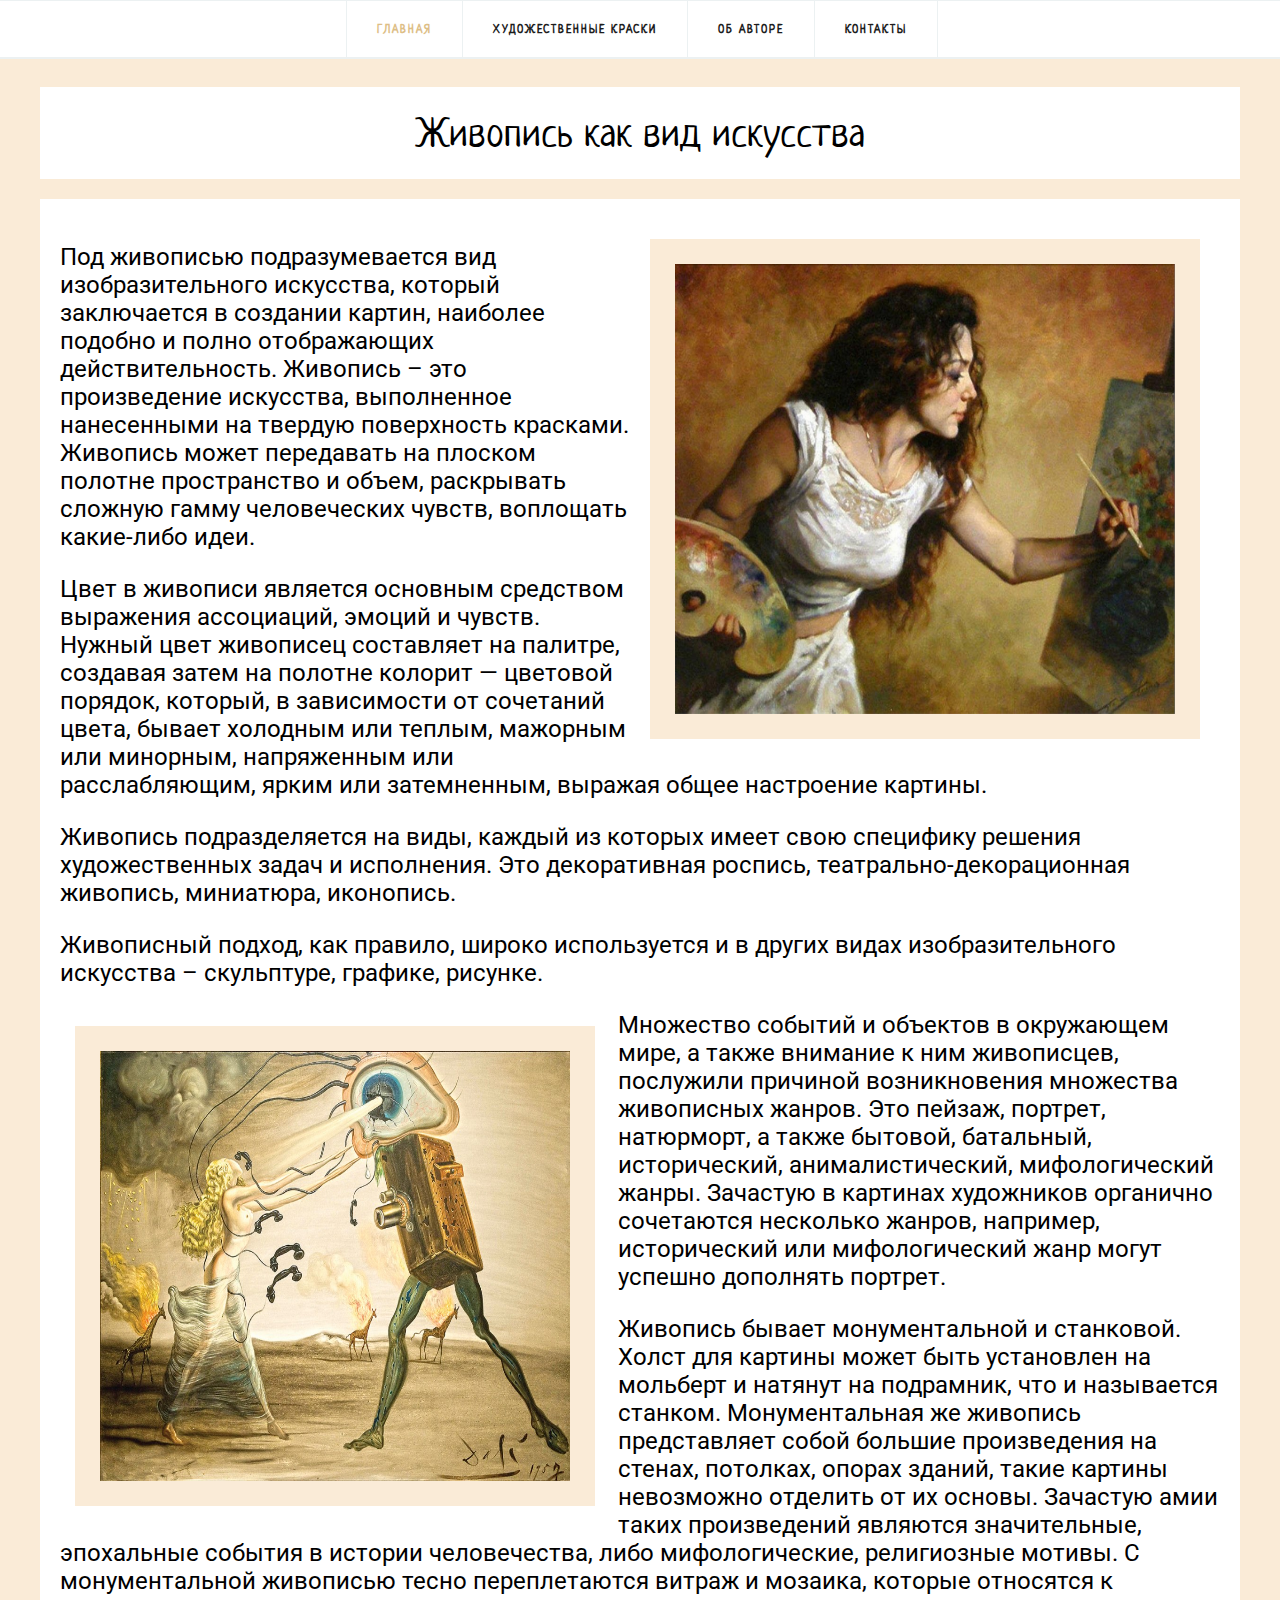
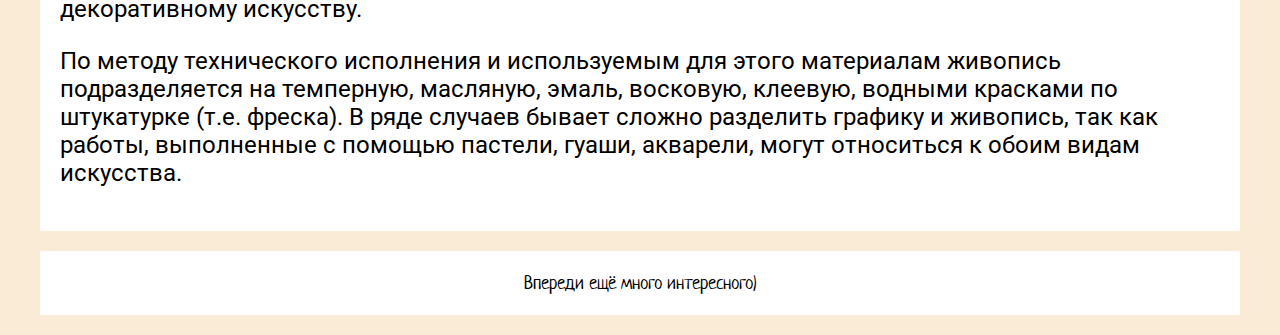
<file: index.html>
<!DOCTYPE html>
<html>
<head>
<meta charset="UTF-8">
<meta name="viewport" content="width=device-width, initial-scale =1.0">
<title>Art</title>
<link rel="stylesheet" href="style.page1.css">
</head>
<body >
   <nav>
        <ul class="topmenu">
            <li>
                <a href="#" class="active">Главная</a>
            </li>                             
            <li>
                <a href="folder/Page2.html">Художественные краски</a>
				<ul class="submenu">
                    <li>
                        <a href="folder/folder1/Page3.html">Акварель</a>
                    </li>
                    <li>
                        <a href="folder/folder1/folder2/page4.html">Гуашь</a>
                    </li>
					<li>
                        <a href="folder/folder3/Page5.html">Акрил</a>
                    </li>
                    <li>
                        <a href="folder/folder3/folder4/Page6.html">Масляные краски</a>
            </li>
			<li>
                <a href="folder/folder3/folder4/folder5/Page7.html">Темперные краски</a>
				
            </li>
			</ul>
			</li>
            
            <li>
                <a href="folder/folder3/folder4/folder6/Page8.html">Об авторе</a>
            </li>
			<li>
			<a href= "folder/folder3/folder7/Page9.html"> Контакты</a>
        </ul>
    </nav>
	<section class ="important">
	<span>Живопись как вид искусства</span>
	</section>
	<div id ="text">
	<img  src="folder/images/imag1.jpg" class="one"/>
	
	<p>  Под живописью подразумевается вид изобразительного искусства, который заключается в создании картин, наиболее подобно и полно отображающих действительность. Живопись – это произведение искусства, выполненное нанесенными на твердую поверхность красками. Живопись может передавать на плоском полотне пространство и объем, раскрывать сложную гамму человеческих чувств, воплощать какие-либо идеи.</p>

    <p>  Цвет в живописи является основным средством выражения ассоциаций, эмоций и чувств. Нужный цвет живописец составляет на палитре, создавая затем на полотне колорит — цветовой порядок, который, в зависимости от сочетаний цвета, бывает холодным или теплым, мажорным или минорным, напряженным или расслабляющим, ярким или затемненным, выражая общее настроение картины.</p>
    
    <p>  Живопись подразделяется на виды, каждый из которых имеет свою специфику решения художественных задач и исполнения. Это декоративная роспись, театрально-декорационная живопись, миниатюра, иконопись.</p>

   <p>  Живописный подход, как правило, широко используется и в других видах изобразительного искусства – скульптуре, графике, рисунке.</p>
     <img src ="folder/images/img2.jpg"  class="two"/>
   <p>  Множество событий и объектов в окружающем мире, а также внимание к ним живописцев, послужили причиной возникновения множества живописных жанров. Это пейзаж, портрет, натюрморт, а также бытовой, батальный, исторический, анималистический, мифологический жанры. Зачастую в картинах художников органично сочетаются несколько жанров, например, исторический или мифологический жанр могут успешно дополнять портрет.</p>

    <p>Живопись бывает монументальной и станковой. Холст для картины может быть установлен на мольберт и натянут на подрамник, что и называется станком. Монументальная же живопись представляет собой большие произведения на стенах, потолках, опорах зданий, такие картины невозможно отделить от их основы. Зачастую амии таких произведений являются значительные, эпохальные события в истории человечества, либо мифологические, религиозные мотивы. С монументальной живописью тесно переплетаются витраж и мозаика, которые относятся к декоративному искусству.</p>

    <p>По методу технического исполнения и используемым для этого материалам живопись подразделяется на темперную, масляную, эмаль, восковую, клеевую, водными красками по штукатурке (т.е. фреска). В ряде случаев бывает сложно разделить графику и живопись, так как работы, выполненные с помощью пастели, гуаши, акварели, могут относиться к обоим видам искусства.</p>
	
    </div>
	<section class ="important2">
	<span>Впереди ещё много интересного)</span>
	</section>
 </body>
 </html>
</file>
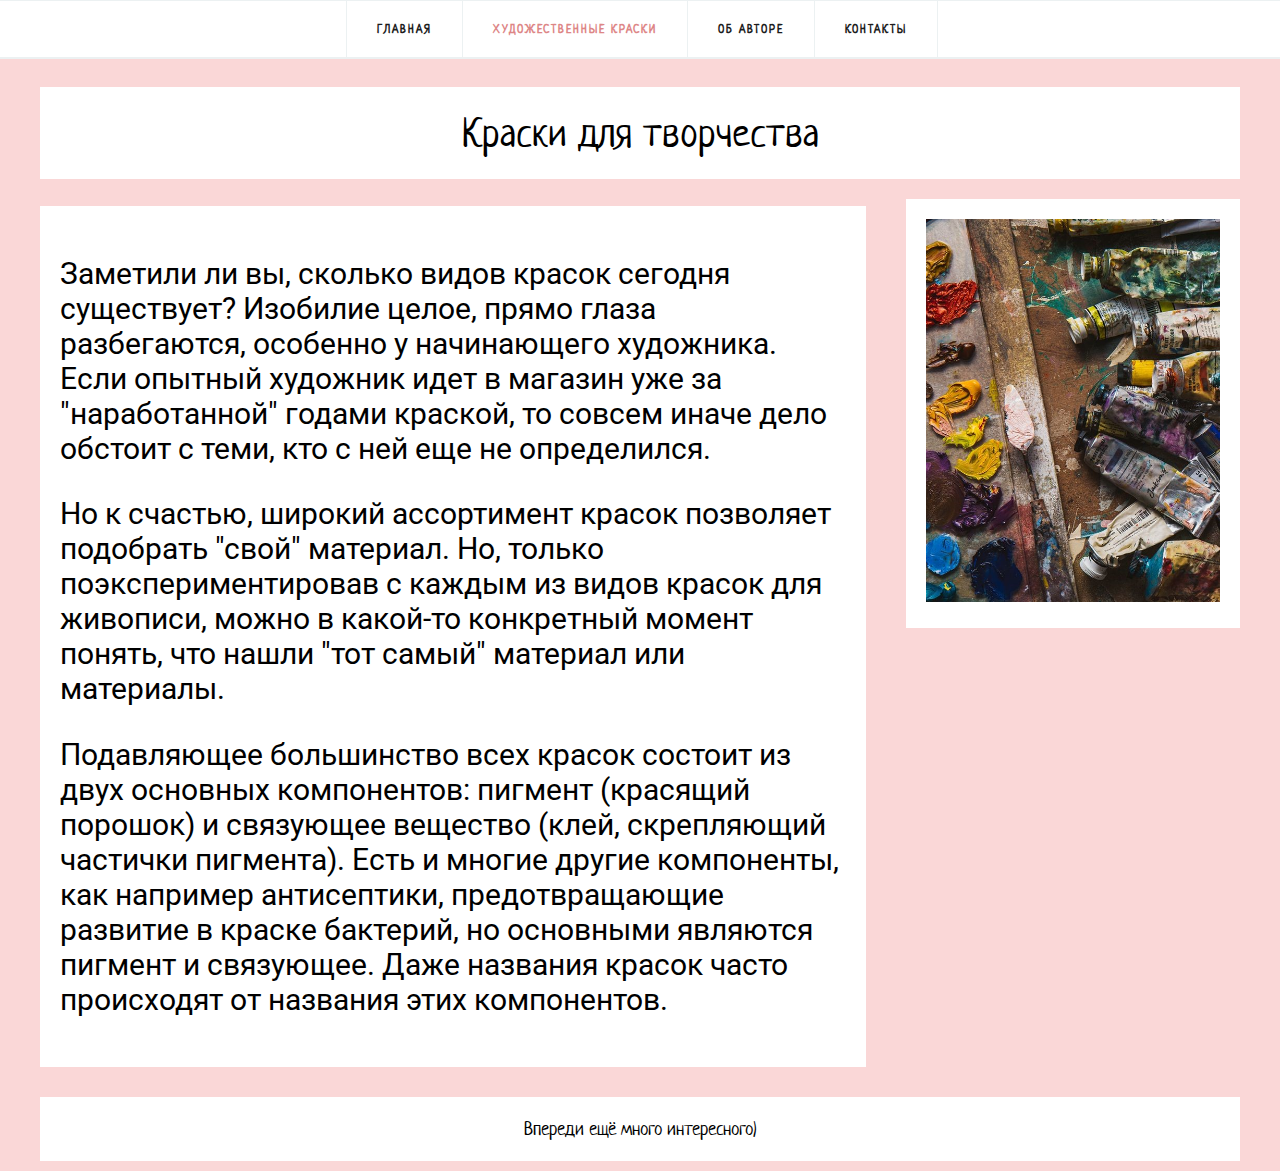
<file: folder/Page2.html>
<!DOCTYPE html>
<html>
<head>
<meta charset="UTF-8">
<meta name="viewport" content="width=device-width, initial-scale =1.0">
<title>Art</title>
<link rel="stylesheet" href="style.page2.css">
</head>
<body >
   <nav>
        <ul class="topmenu">
            <li>
                <a href="../index.html" >Главная</a>
            </li>                             
            <li>
                <a href="#" class="active">Художественные краски</a>
				<ul class="submenu">
                    <li>
                        <a href="folder1/Page3.html">Акварель</a>
                    </li>
                    <li>
                        <a href="folder1/folder2/page4.html">Гуашь</a>
                    </li>
					<li>
                        <a href="folder3/Page5.html">Акрил</a>
                    </li>
                    <li>
                        <a href="folder3/folder4/Page6.html">Масляные краски</a>
            </li>
			<li>
                <a href="folder3/folder4/folder5/Page7.html">Темперные краски</a>
				
            </li>
			</ul>
			</li>
           
            <li>
                <a href="folder3/folder4/folder6/Page8.html">Об авторе</a>
            </li>
			<li>
			<a href= "folder3/folder7/Page9.html"> Контакты</a>
        </ul>
    </nav>
	<section class ="important">
	<span>Краски для творчества</span>
	</section>
  <div class ="clearfix">
	<div class ="text3">
	<p>Заметили ли вы, сколько видов красок сегодня существует? Изобилие целое, прямо глаза разбегаются, особенно у начинающего художника. Если опытный художник идет в магазин уже за "наработанной" годами краской, то совсем иначе дело обстоит с теми, кто с ней еще не определился.</p>
     <p>Но к счастью, широкий ассортимент красок позволяет подобрать "свой" материал. Но, только поэкспериментировав с каждым из видов красок для живописи, можно в какой-то конкретный момент понять, что нашли "тот самый" материал или материалы.</p>
	 <p>Подавляющее большинство всех красок состоит из двух основных компонентов: пигмент (красящий порошок) и связующее вещество (клей, скрепляющий частички пигмента). Есть и многие другие компоненты, как например антисептики, предотвращающие развитие в краске бактерий, но основными являются пигмент и связующее. Даже названия красок часто происходят от названия этих компонентов.</p>
	 
	
    </div>
	<section class="img">
	<img src="images/img5.jpg" >
	</section>
      </div>
	  
	<section class ="important2">
	<span>Впереди ещё много интересного)</span>
	</section>
	
	
 </body>
 </html>
</file>
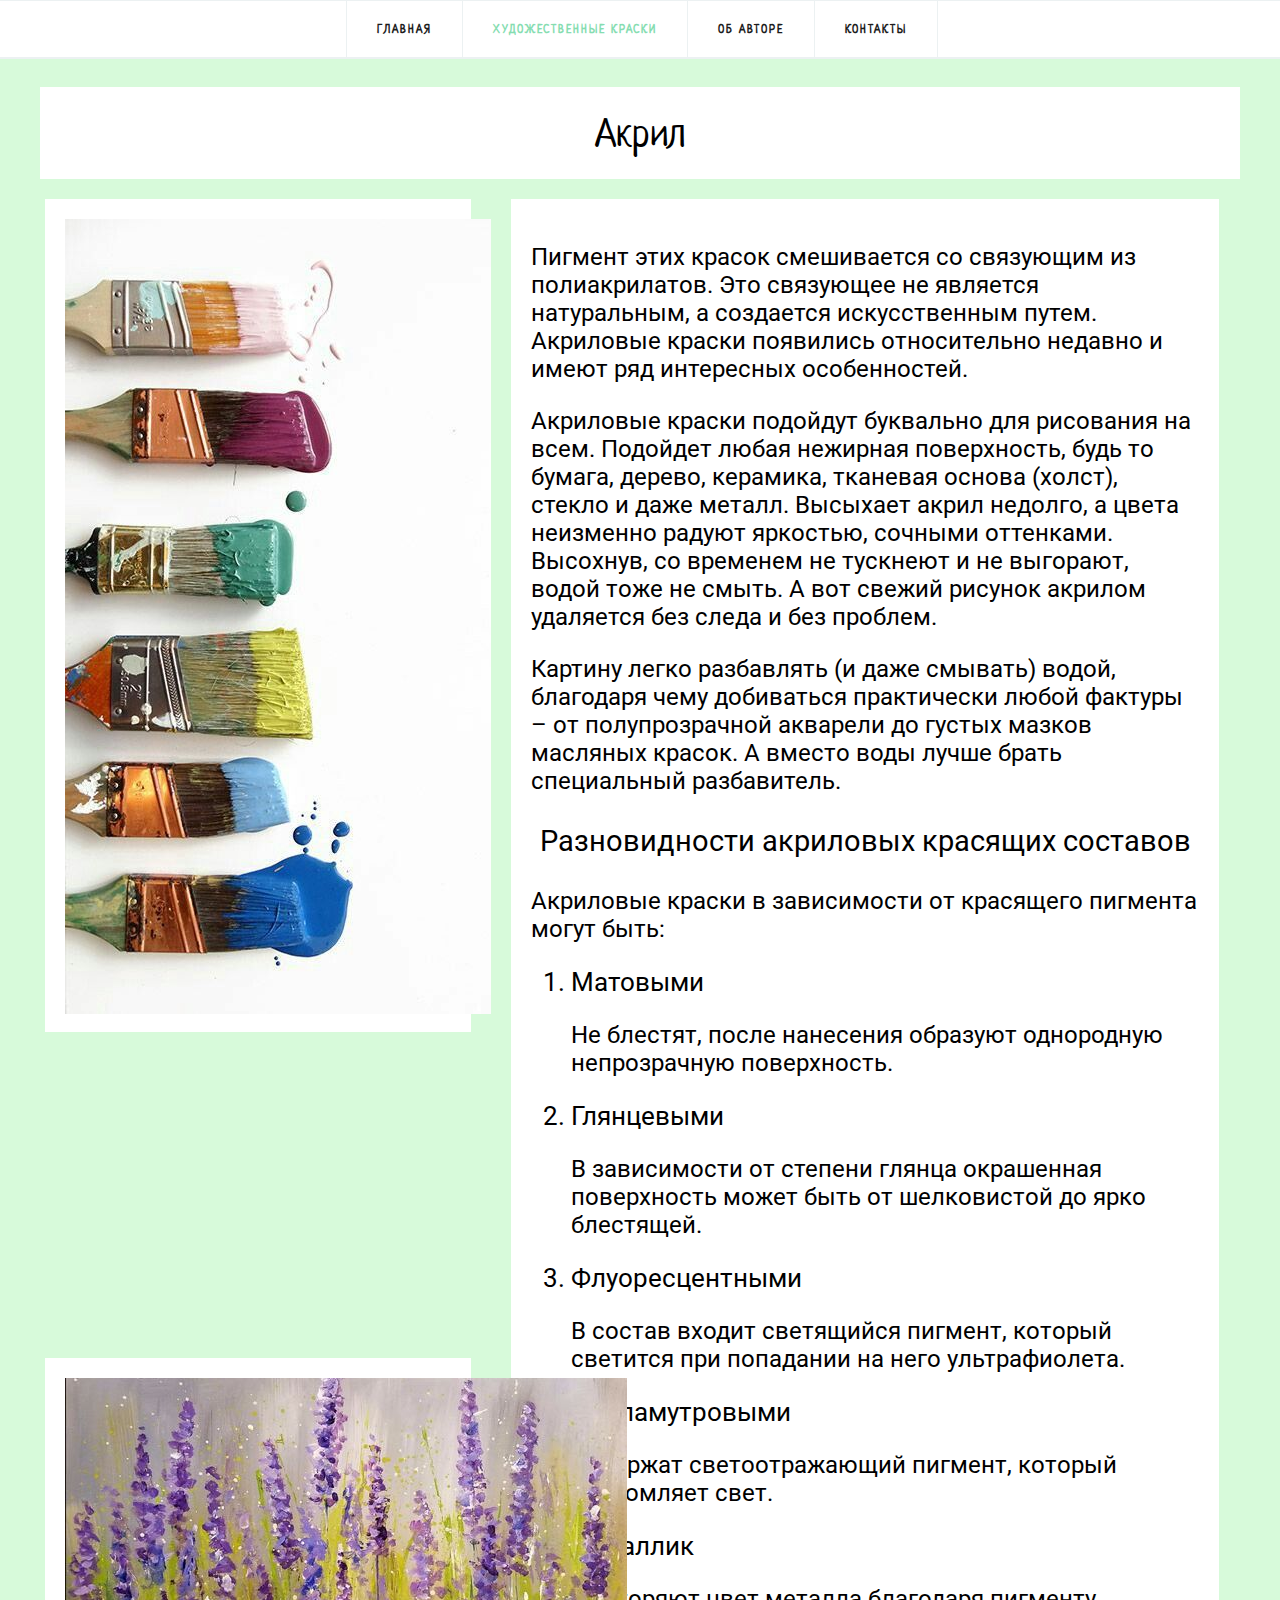
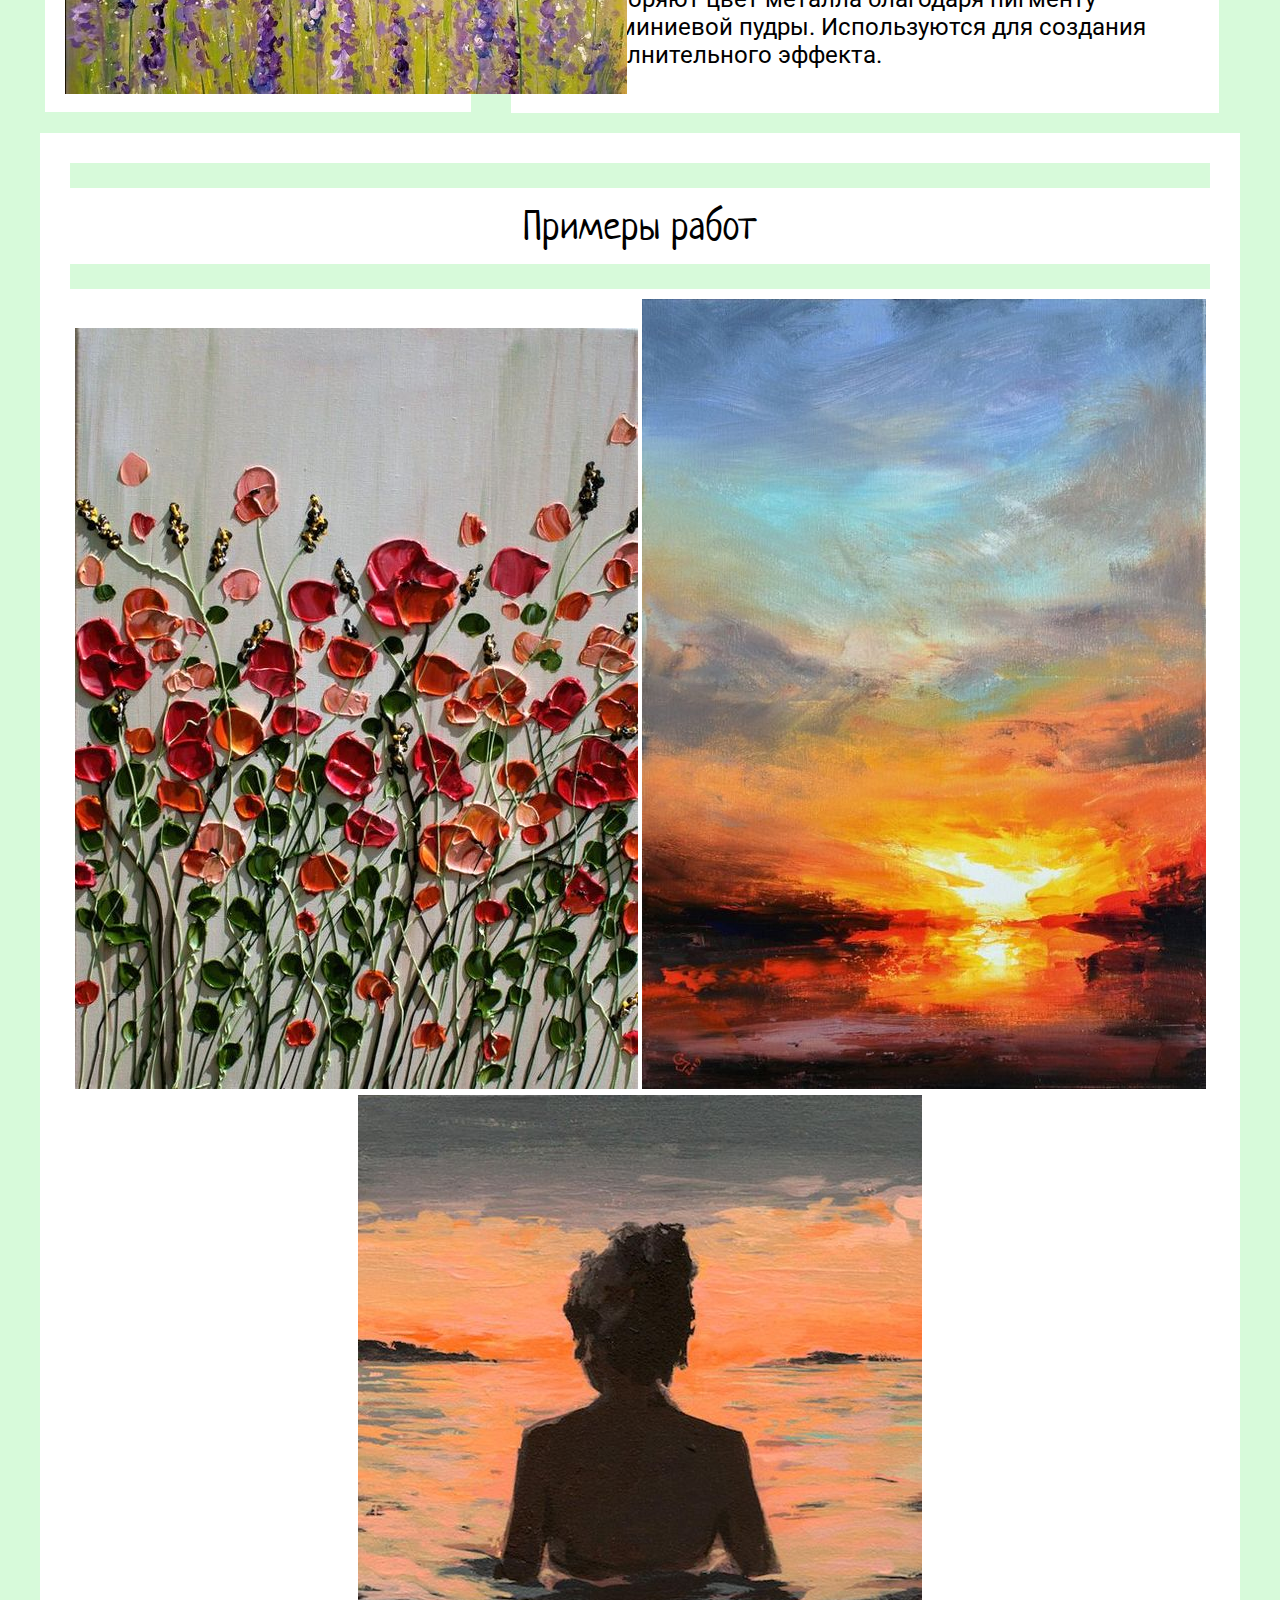
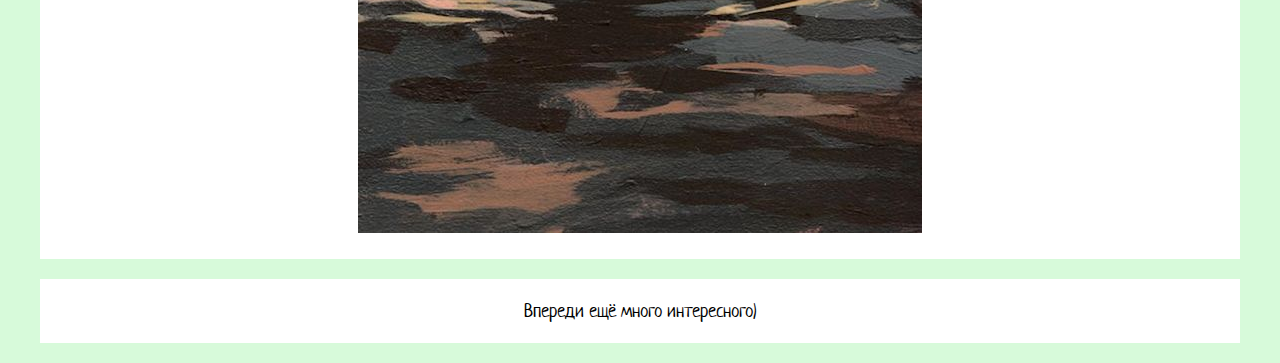
<file: folder/folder3/Page5.html>
<!DOCTYPE html>
<html>
<head>
<meta charset="UTF-8">
<meta name="viewport" content="width=device-width, initial-scale =1.0">
<title>Art</title>
<link rel="stylesheet" href="style.page5.css">
</head>
<body >
   <nav>
        <ul class="topmenu">
            <li>
                <a href="../../index.html" >Главная</a>
            </li>                             
            <li>
                <a href="../Page2.html" class="active" >Художественные краски</a>
				<ul class="submenu">
                    <li>
                        <a href="../folder1/Page3.html" >Акварель</a>
                    </li>
                    <li>
                        <a href="../folder1/folder2/page4.html">Гуашь</a>
                    </li>
					<li>
                        <a href="#" class="active">Акрил</a>
                    </li>
                    <li>
                        <a href="folder4/Page6.html">Масляные краски</a>
            </li>
			<li>
                <a href="folder4/folder5/Page7.html">Темперные краски</a>
            </li>
			</ul>
			</li>
            
            <li>
                <a href="../folder3/folder4/folder6/Page8.html">Об авторе</a>
            </li>
			<li>
			<a href= "folder7/Page9.html"> Контакты</a>
        </ul>
    </nav>
	<div class ="important">
	<span>Акрил</span>
	</div>


	<div class="clearfix">

		<div id="image">
			<img class="img" src="../images/img17.jpg">
		</div>
	<div id="article">

	<p>Пигмент этих красок смешивается со связующим из полиакрилатов. Это связующее не является натуральным, а создается искусственным путем. Акриловые краски появились относительно недавно и имеют ряд интересных особенностей. </P>
	<p>Aкриловые краски подойдут буквально для рисования на всем. Подойдет любая нежирная поверхность, будь то бумага, дерево, керамика, тканевая основа (холст), стекло и даже металл. Высыхает акрил недолго, а цвета неизменно радуют яркостью, сочными оттенками. Высохнув, со временем не тускнеют и не выгорают, водой тоже не смыть. А вот свежий рисунок акрилом удаляется без следа и без проблем.</p>
	<p>Картину легко разбавлять (и даже смывать) водой, благодаря чему добиваться практически любой фактуры – от полупрозрачной акварели до густых мазков масляных красок. А вместо воды лучше брать специальный разбавитель. </p>
	<p class ="title">Разновидности акриловых красящих составов</p>
	<p>Акриловые краски в зависимости от красящего пигмента могут быть:</p>
	<ol>
	<li>Матовыми</li>
	<p>Не блестят, после нанесения образуют однородную непрозрачную поверхность.</p>
	<li>Глянцевыми</li>
	<p>В зависимости от степени глянца окрашенная поверхность может быть от шелковистой до ярко блестящей.</p>
	<li>Флуоресцентными</li>
	<p>В состав входит светящийся пигмент, который светится при попадании на него ультрафиолета.</p>
	<li>Перламутровыми</li>
	<p>Содержат светоотражающий пигмент, который преломляет свет.</p>
	<li>Металлик</li>
	<p>Повторяют цвет металла благодаря пигменту алюминиевой пудры. Используются для создания дополнительного эффекта.</p>
	</ol>
	</div>
	</div>

	<div id="image1">
	<img class="img" src="../images/img18.jpg">
	</div>

	<section class ="important">
		<div><span>Примеры работ</span></div>

		<div id="galery">
			<img src="../images/img19.jpg" class="aaa">
			<img src="../images/img20.jpg" class="aaa">
			<img src="../images/img21.jpg" class="aaa">

		</div>
   </section>
	
	<section class ="important2">
	<span>Впереди ещё много интересного)</span>
	</section>
 </body>
 </html>
</file>
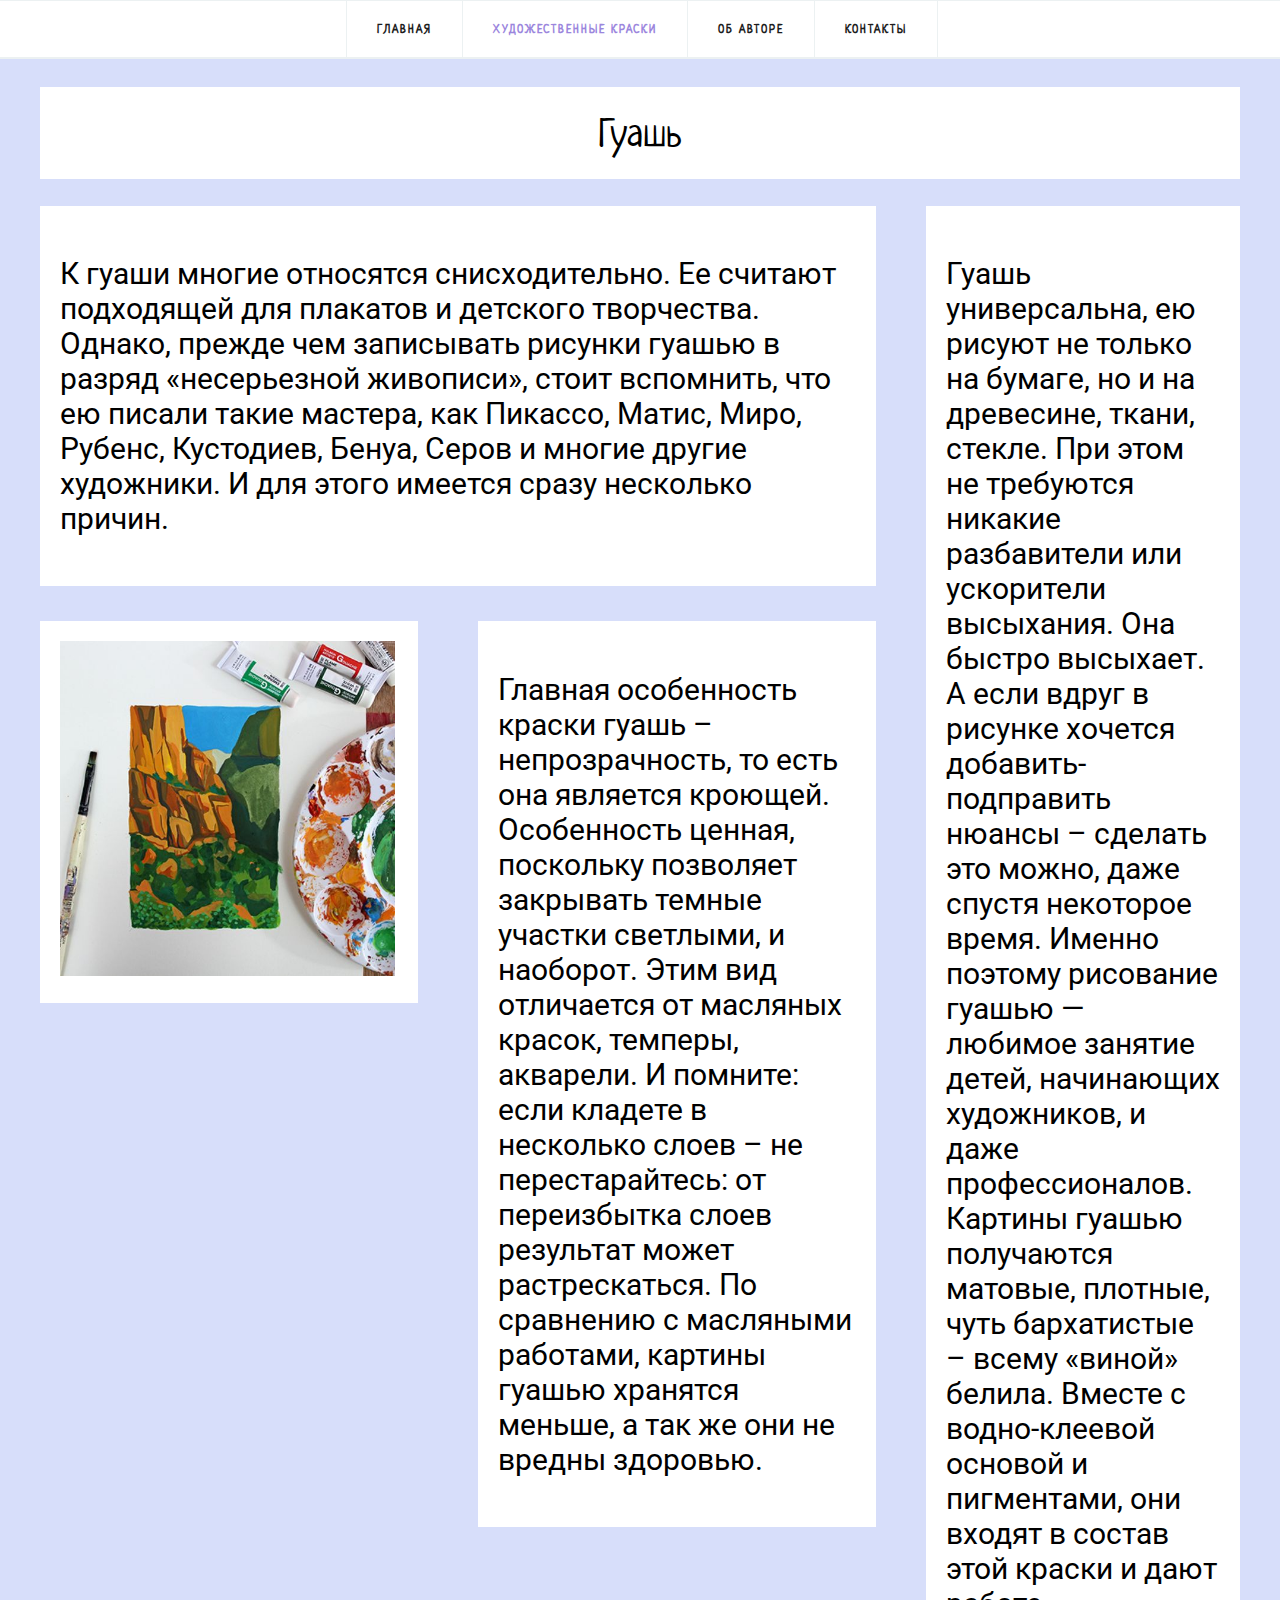
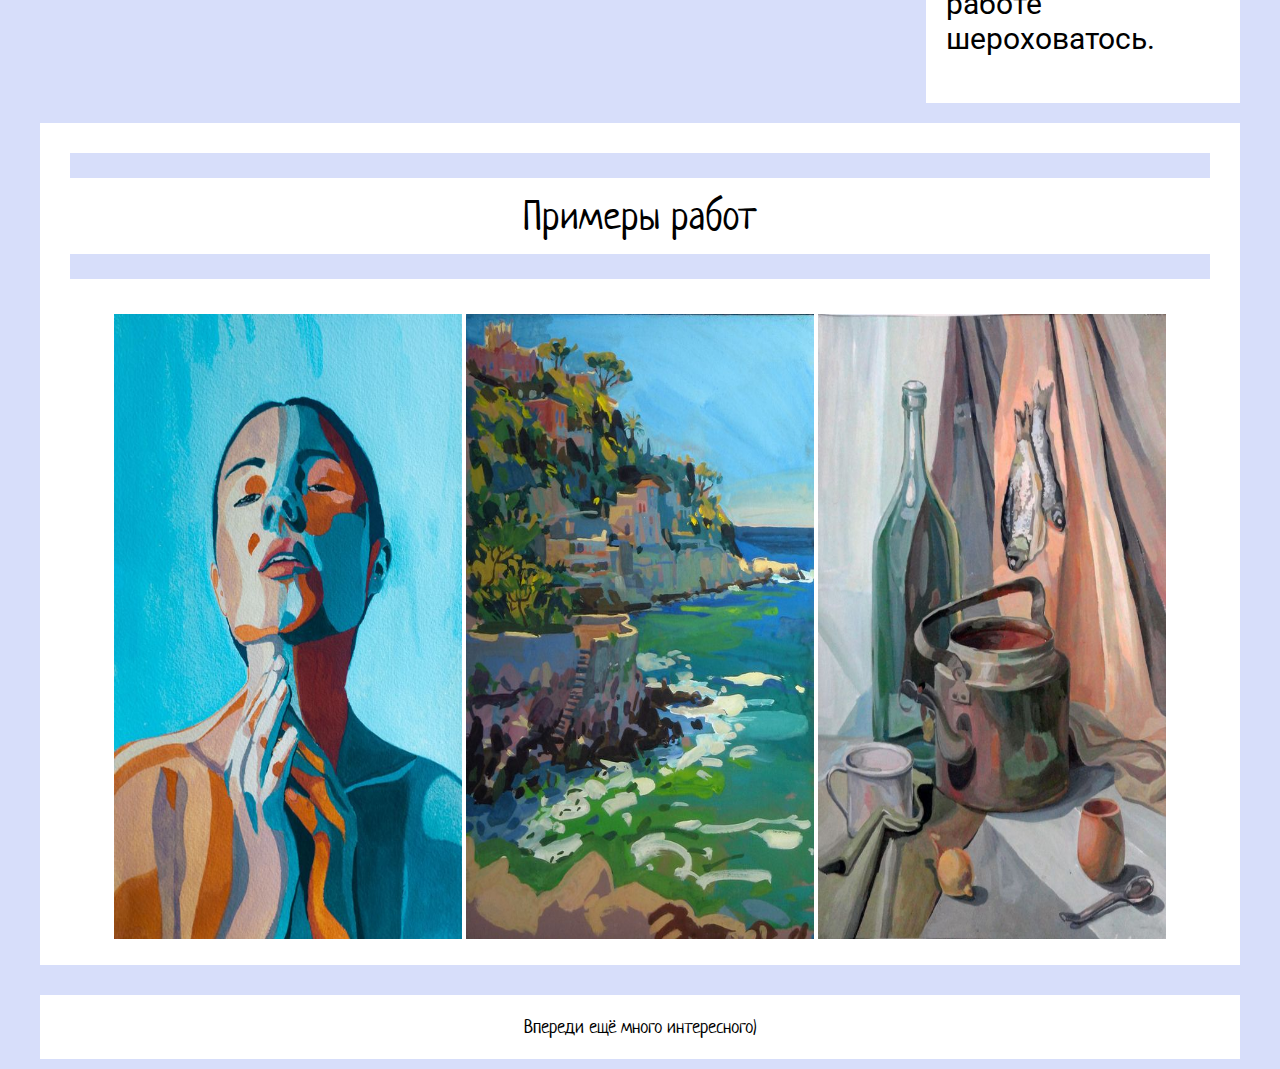
<file: folder/folder1/folder2/page4.html>
<!DOCTYPE html>
<html>
<head>
<meta charset="UTF-8">
<meta name="viewport" content="width=device-width, initial-scale =1.0">
<title>Art</title>
<link rel="stylesheet" href="style.page4.css">
</head>
<body >
   <nav>
        <ul class="topmenu">
            <li>
                <a href="../../../index.html" >Главная</a>
            </li>                             
            <li>
                <a href="../../Page2.html" class="active">Художественные краски</a>
				<ul class="submenu">
                    <li>
                        <a href="../Page3.html">Акварель</a>
                    </li>
                    <li>
                        <a href="#" class="active" >Гуашь</a>
                    </li>
					<li>
                        <a href="../../folder3/Page5.html">Акрил</a>
                    </li>
                    <li>
                        <a href="../../folder3/folder4/Page6.html">Масляные краски</a>
            </li>
			<li>
                <a href="../../folder3/folder4/folder5/Page7.html">Темперные краски</a>
				
            </li>
			</ul>
			</li>
            
            <li>
                <a href="../../folder3/folder4/folder6/Page8.html">Об авторе</a>
            </li>
			<li>
			<a href= "../../folder3/folder7/Page9.html"> Контакты</a>
        </ul>
    </nav>
	<section class ="important">
	<span>Гуашь</span>
	</section>
  <div class ="clearfix">
	<div class="one">
   <p> К гуаши многие относятся снисходительно. Ее считают подходящей для плакатов и детского творчества.
     Однако, прежде чем записывать рисунки гуашью в разряд «несерьезной живописи», стоит вспомнить, что ею писали такие мастера, как Пикассо, Матис, Миро, Рубенс, Кустодиев, Бенуа, Серов и многие другие художники. И для этого имеется сразу несколько причин.</p>
    </div>
   <div class="two">
    <p > Гуашь универсальна, ею рисуют не только на бумаге, но и на древесине, ткани, стекле. При этом не требуются никакие разбавители или ускорители высыхания. Она быстро высыхает. А если вдруг в рисунке хочется добавить-подправить нюансы – сделать это можно, даже спустя некоторое время. Именно поэтому рисование гуашью — любимое занятие детей, начинающих художников, и даже профессионалов. Картины гуашью получаются матовые, плотные, чуть бархатистые – всему «виной» белила. Вместе с водно-клеевой основой и пигментами, они входят в состав этой краски и дают работе шероховатось.</p>
	</div>
    <div class="three">
     <p >Главная особенность краски гуашь – непрозрачность, то есть она является кроющей. Особенность ценная, поскольку позволяет закрывать темные участки светлыми, и наоборот. Этим вид отличается от масляных красок, темперы, акварели. И помните: если кладете в несколько слоев – не перестарайтесь: от переизбытка слоев результат может растрескаться. По сравнению с масляными работами, картины гуашью хранятся меньше, а так же они не вредны здоровью. </p>
	 </div>
   <div class="four">
   <img src="../../images/img15.jpg">
   </div>
   </div>
   <section class ="important">
       <div><span>Примеры работ</span></div>

      <div id="galery">
           <img src="../../images/img24.jpg" class="aaa">
           <img src="../../images/img25.jpg" class="aaa">
           <img src="../../images/img22.jpg" class="aaa">
       </div>
   </section>
	<section class ="important2">
	<span>Впереди ещё много интересного)</span>
	</section>
	
	
 </body>
 </html>
</file>
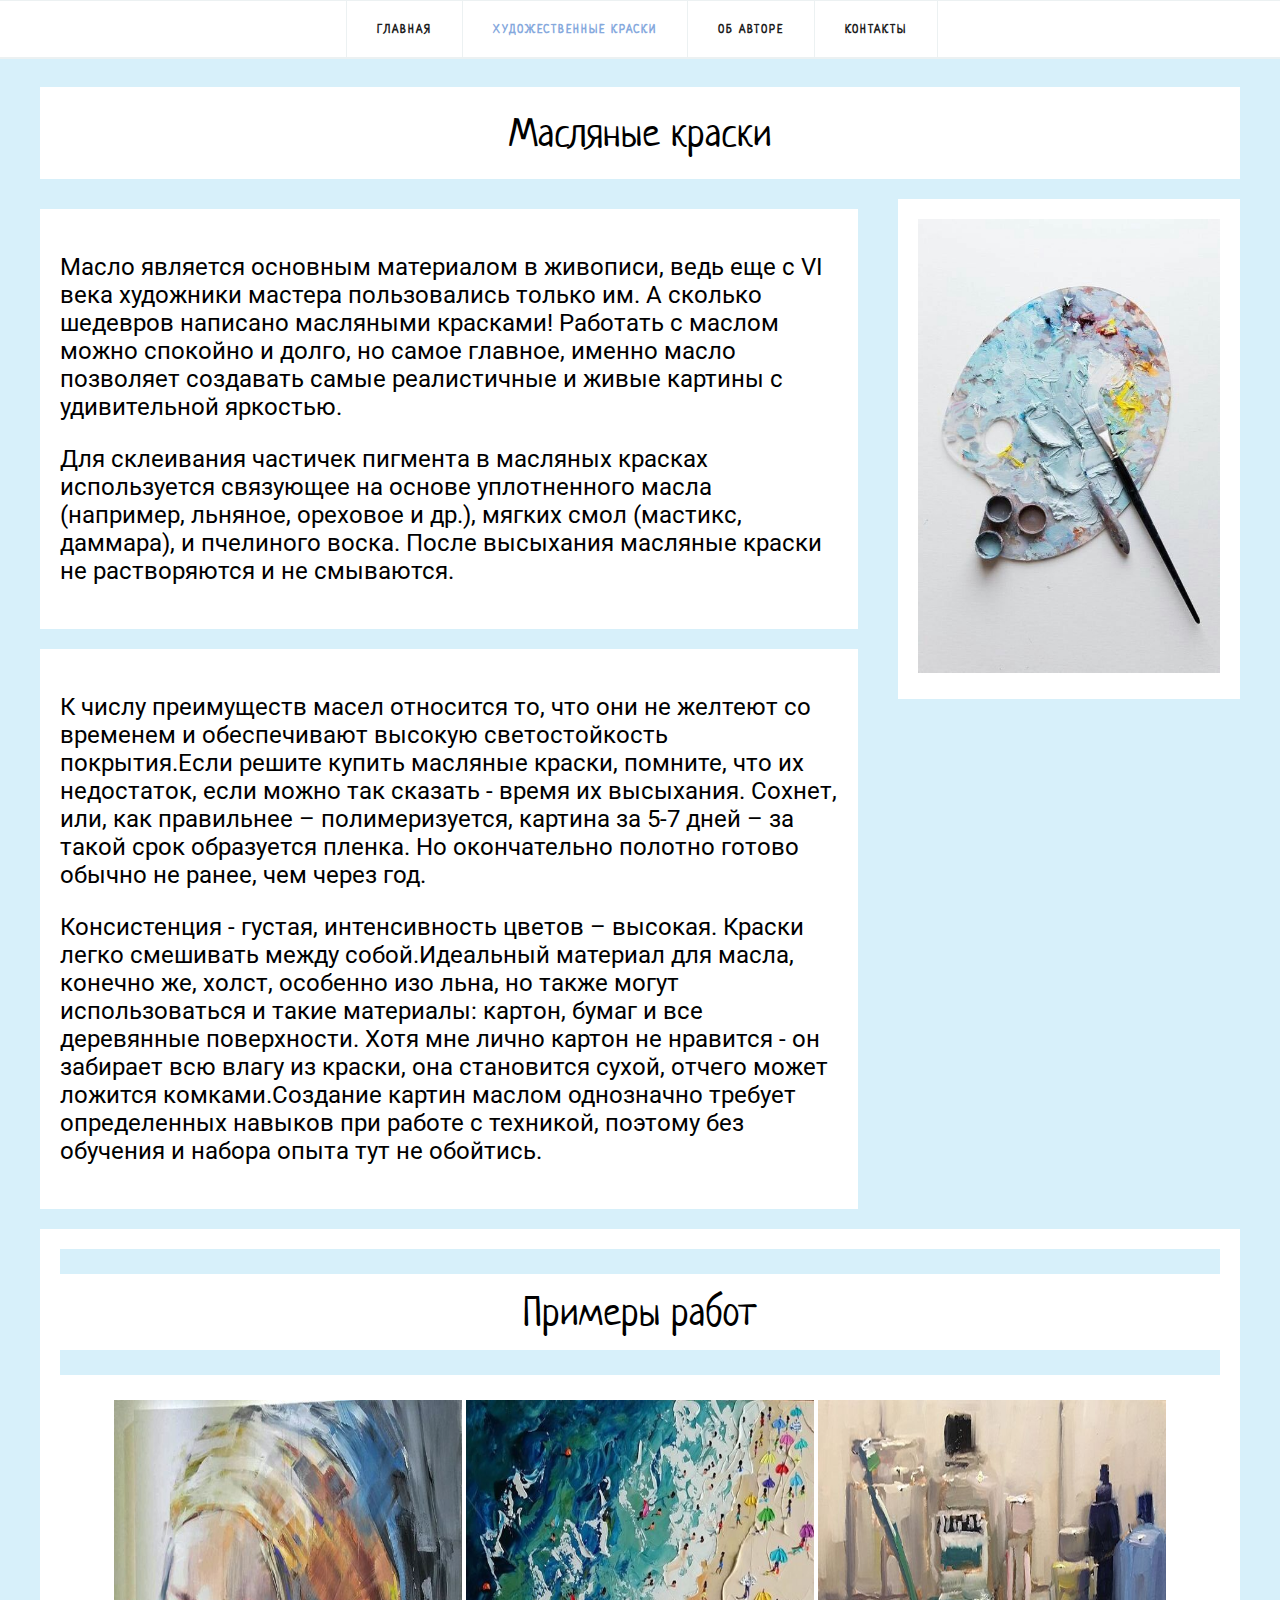
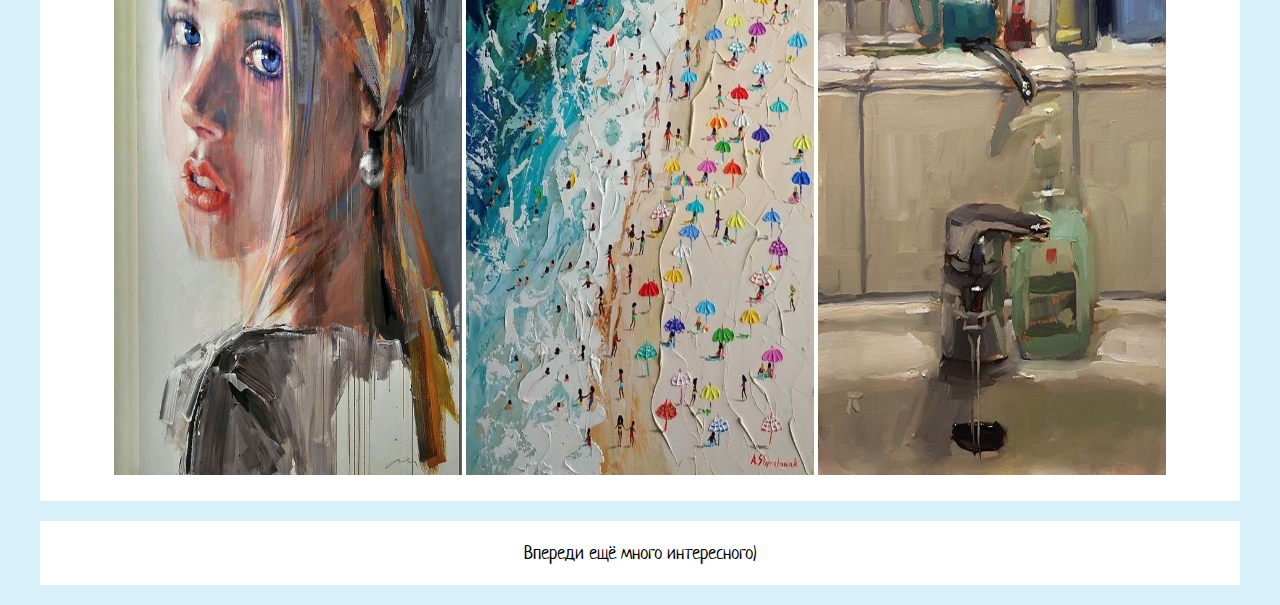
<file: folder/folder3/folder4/Page6.html>
<!DOCTYPE html>
<html>
<head>
<meta charset="UTF-8">
<meta name="viewport" content="width=device-width, initial-scale =1.0">
<title>Art</title>
<link rel="stylesheet" href="style.page6.css">
</head>
<body >
   <nav>
        <ul class="topmenu">
            <li>
                <a href="../../../index.html" >Главная</a>
            </li>                             
            <li>
                <a href="../../Page2.html" class="active" >Художественные краски</a>
				<ul class="submenu">
                    <li>
                        <a href="../../folder1/Page3.html" >Акварель</a>
                    </li>
                    <li>
                        <a href="../../folder1/folder2/page4.html">Гуашь</a>
                    </li>
					<li>
                        <a href="../Page5.html" >Акрил</a>
                    </li>
                    <li>
                        <a href="#" class="active">Масляные краски</a>
            </li>
			<li>
                <a href="folder5/Page7.html">Темперные краски</a>
            </li>
			</ul>
			</li>
            
            <li>
                <a href="../folder4/folder6/Page8.html">Об авторе</a>
            </li>
			<li>
			<a href= "../folder7/Page9.html"> Контакты</a>
        </ul>
    </nav>
	<section class ="important">
	<span>Масляные краски</span>
	</section>
	<div class="clearfix">
	<div id="image">
	<img class="img" src="../../images/img6.jpg">
	</div>
	<div id="article">
	
	<p>Масло является основным материалом в живописи, ведь еще с VI века художники мастера пользовались только им. А сколько шедевров написано масляными красками! Работать с маслом можно спокойно и долго, но самое главное, именно масло позволяет создавать самые реалистичные и живые картины с удивительной яркостью.</p>
	<p>Для склеивания частичек пигмента в масляных красках используется связующее на основе уплотненного масла (например, льняное, ореховое и др.), мягких смол (мастикс, даммара), и пчелиного воска. После высыхания масляные краски не растворяются и не смываются.</p>
	</div>
	<div id="article1">
	<p>К числу преимуществ масел относится то, что они не желтеют со временем и обеспечивают высокую светостойкость покрытия.Если решите купить масляные краски, помните, что их недостаток, если можно так сказать - время их высыхания. Сохнет, или, как правильнее – полимеризуется, картина за 5-7 дней – за такой срок образуется пленка. Но окончательно полотно готово обычно не ранее, чем через год.</p>
	<p>Консистенция - густая, интенсивность цветов – высокая. Краски легко смешивать между собой.Идеальный материал для масла, конечно же, холст, особенно изо льна, но также могут использоваться и такие материалы: картон, бумаг и все деревянные поверхности. Хотя мне лично картон не нравится - он забирает всю влагу из краски, она становится сухой, отчего может ложится комками.Создание картин маслом однозначно требует определенных навыков при работе с техникой, поэтому без обучения и набора опыта тут не обойтись.</p>
	 </div>
	
	</div>
	<section class ="important">
		<div><span>Примеры работ</span></div>

		<div id="galery">
			<img src="../../images/img27.jpg" class="aaa">
			<img src="../../images/img26.jpg" class="aaa">
			<img src="../../images/img28.jpg" class="aaa">

		</div>
   </section>
	<section class ="important2">
	<span>Впереди ещё много интересного)</span>
	</section>
 </body>
 </html>
</file>
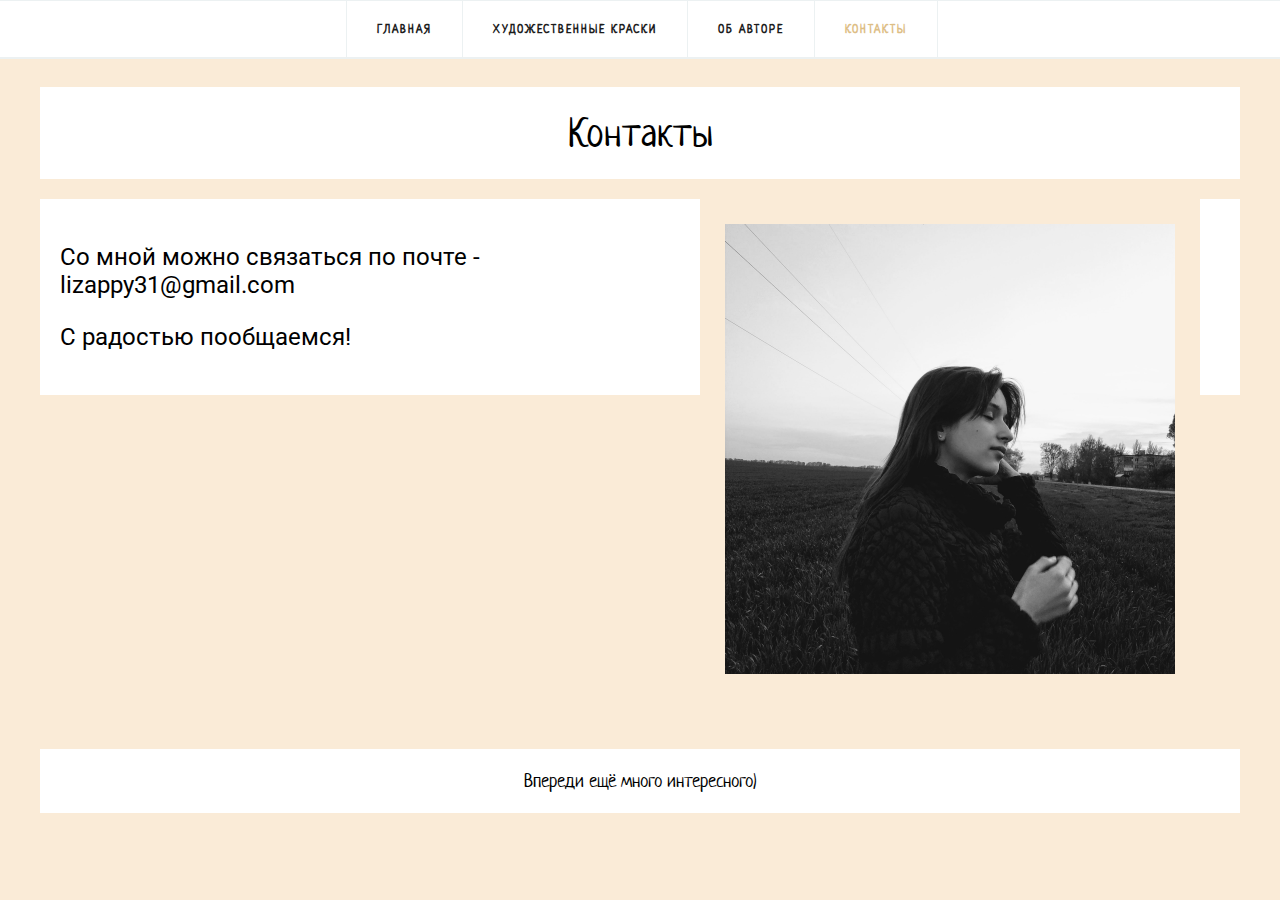
<file: folder/folder3/folder7/Page9.html>
<!DOCTYPE html>
<html>
<head>
<meta charset="UTF-8">
<meta name="viewport" content="width=device-width, initial-scale =1.0">
<title>Art</title>
<link rel="stylesheet" href="style.page9.css">
</head>
<body >
   <nav>
        <ul class="topmenu">
            <li>
                <a href="../../../index.html">Главная</a>
            </li>                             
            <li>
                <a href="../../Page2.html">Художественные краски</a>
				<ul class="submenu">
                    <li>
                        <a href="../../folder1/Page3.html">Акварель</a>
                    </li>
                    <li>
                        <a href="../../folder1/folder2/page4.html">Гуашь</a>
                    </li>
					<li>
                        <a href="../Page5.html">Акрил</a>
                    </li>
                    <li>
                        <a href="../folder4/Page6.html">Масляные краски</a>
            </li>
			<li>
                <a href="../folder4/folder5/Page7.html">Темперные краски</a>
				
            </li>
			</ul>
			</li>
            
            <li>
                <a href="../folder4/folder6/Page8.html" >Об авторе</a>
            </li>
			<li>
			<a href= "#" class="active"> Контакты</a>
        </ul>
    </nav>
	<section class ="important">
	<span>Контакты</span>
	</section>
	<div class="clearfix">
	<div id ="text">
	<img class="one" src="../../mypage/me2.jpg">
	
	<p> Со мной можно связаться по почте - lizappy31@gmail.com</p>
	<p> С радостью пообщаемся! </p>
	</div>
	
	</div>
    
	<section class ="important2">
	<span>Впереди ещё много интересного)</span>
	</section>
 </body>
 </html>
</file>
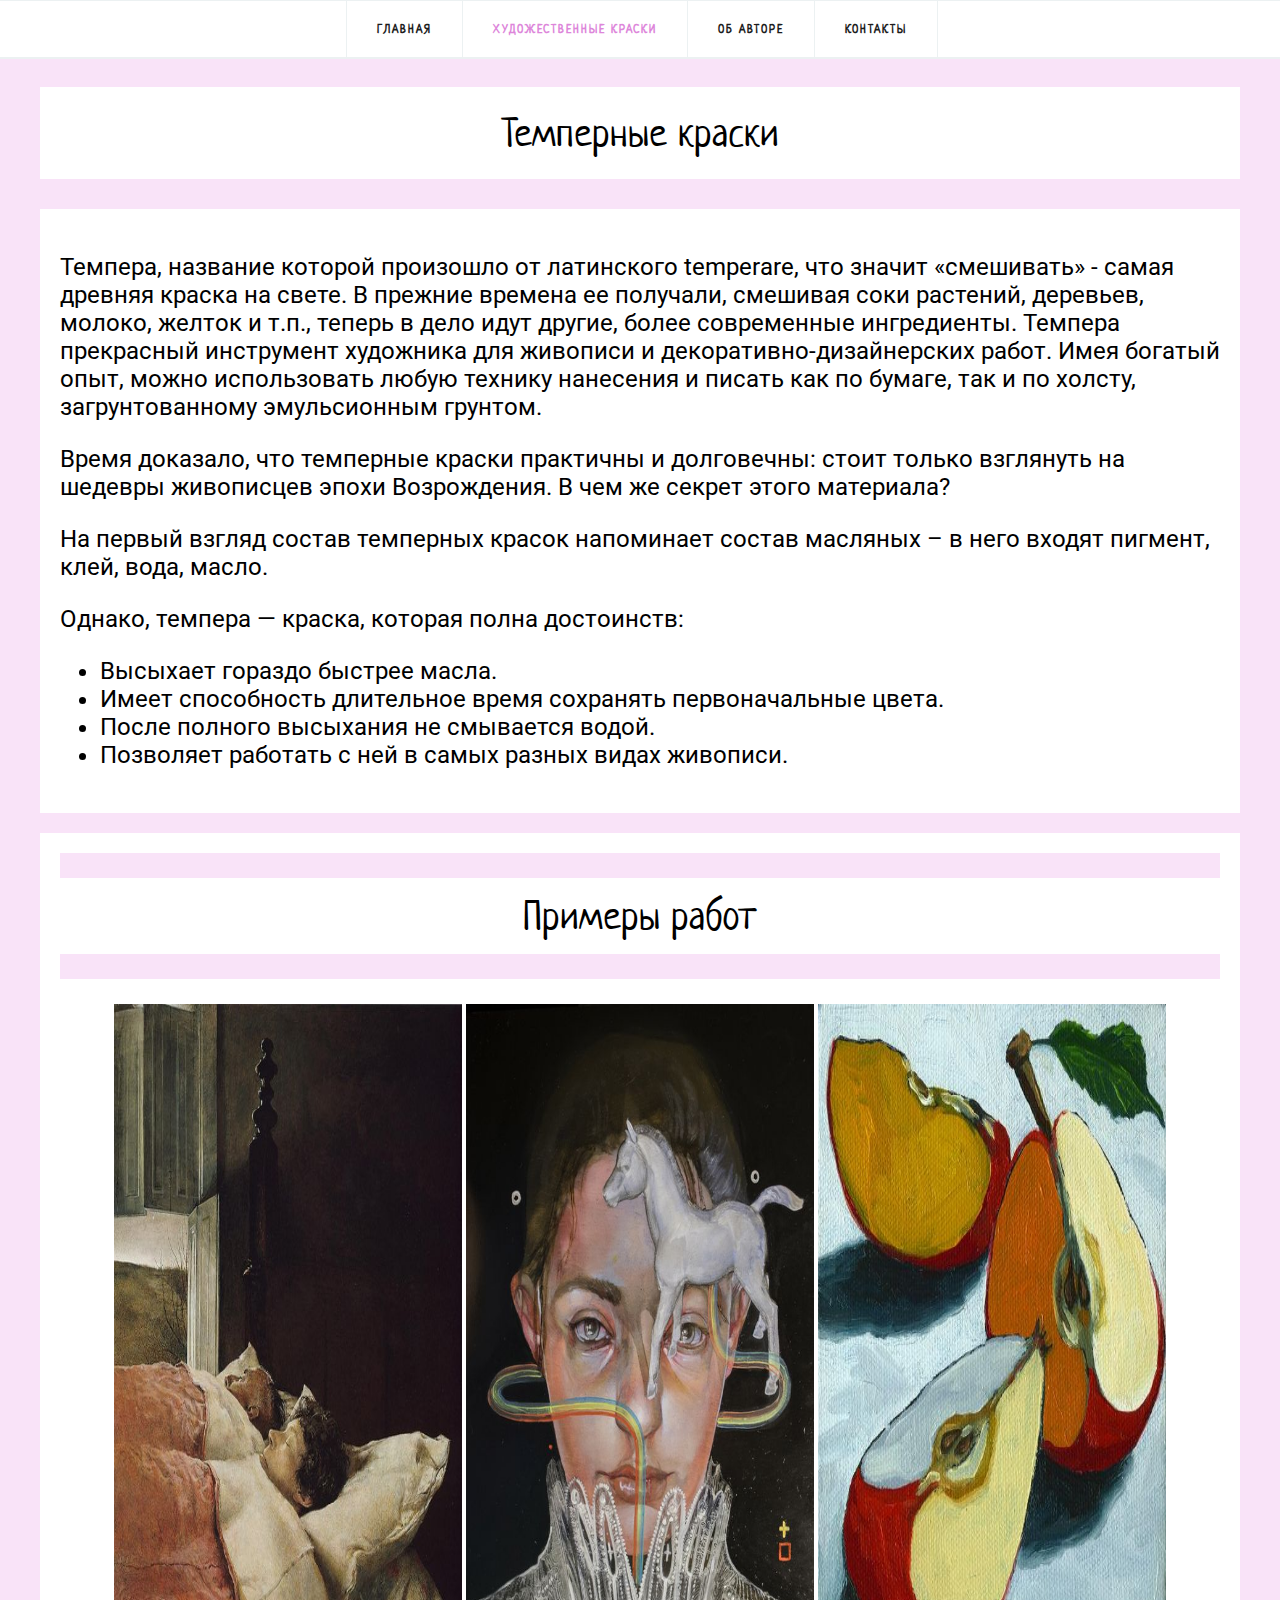
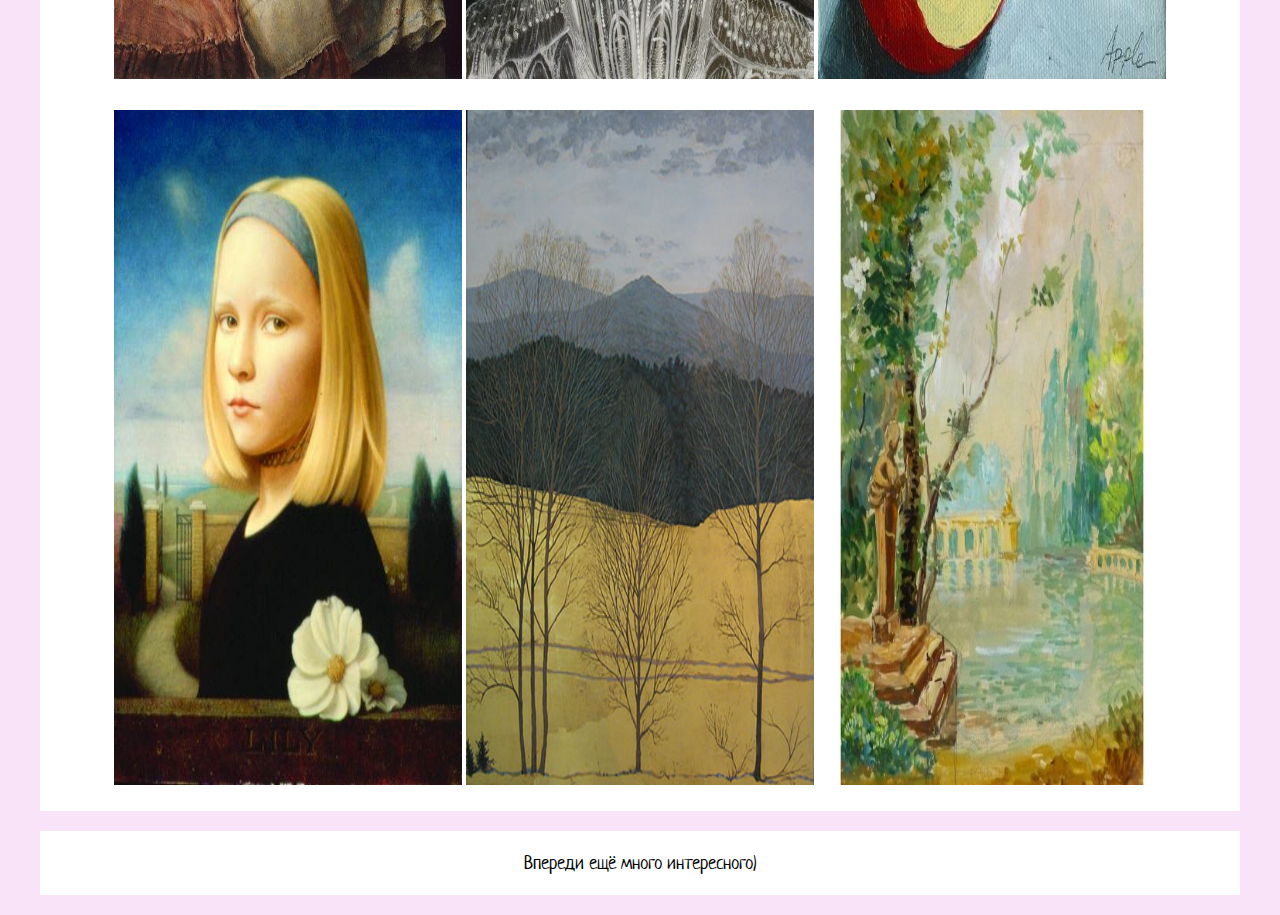
<file: folder/folder3/folder4/folder5/Page7.html>
<!DOCTYPE html>
<html>
<head>
<meta charset="UTF-8">
<meta name="viewport" content="width=device-width, initial-scale =1.0">
<title>Art</title>
<link rel="stylesheet" href="style.page7.css">
</head>
<body >
   <nav>
        <ul class="topmenu">
            <li>
                <a href="../../../../index.html" >Главная</a>
            </li>                             
            <li>
                <a href="../../../Page2.html" class="active" >Художественные краски</a>
				<ul class="submenu">
                    <li>
                        <a href="../../../folder1/Page3.html" >Акварель</a>
                    </li>
                    <li>
                        <a href="../../../folder1/folder2/page4.html">Гуашь</a>
                    </li>
					<li>
                        <a href="../../Page5.html" >Акрил</a>
                    </li>
                    <li>
                        <a href="../Page6.html">Масляные краски</a>
            </li>
			<li>
                <a href="#" class="active">Темперные краски</a>
            </li>
			</ul>
			</li>
            
            <li>
                <a href="../../folder4/folder6/Page8.html">Об авторе</a>
            </li>
			<li>
			<a href= "../../folder7/Page9.html"> Контакты</a>
        </ul>
    </nav>
	<section class ="important">
	<span>Темперные краски</span>
	</section>
	<div class="clearfix">
	
	<div id="article">
	<p>Темпера, название которой произошло от латинского temperare, что значит «смешивать» - самая древняя краска на свете. В прежние времена ее получали, смешивая соки растений, деревьев, молоко, желток и т.п., теперь в дело идут другие, более современные ингредиенты. Темпера прекрасный инструмент художника для живописи и декоративно-дизайнерских работ. Имея богатый опыт, можно использовать любую технику нанесения и писать как по бумаге, так и по холсту, загрунтованному эмульсионным грунтом.</p>

    <p>Время доказало, что темперные краски практичны и долговечны: стоит только взглянуть на шедевры живописцев эпохи Возрождения. В чем же секрет этого материала?</p>

    <p>На первый взгляд состав темперных красок напоминает состав масляных – в него входят пигмент, клей, вода, масло.<p>

    <p>Однако, темпера — краска, которая полна достоинств:</p>
    <ul>
     <li>Высыхает гораздо быстрее масла.</li>
       <li>Имеет способность длительное время сохранять первоначальные цвета.</li>
      <li>После полного высыхания не смывается водой.</li>
      <li>Позволяет работать с ней в самых разных видах живописи.</li>
	
	 </div>
	
	</div>
	<section class ="important">
        <div><span>Примеры работ</span></div>

        <div id="galery">
            <img src="../../../images/img37.jpg" class="aaa">
            <img src="../../../images/img30.jpg" class="aaa">
            <img src="../../../images/img38.jpg" class="aaa">
        </div>


        <div id="galery">
            <img src="../../../images/img31.jpg" class="aaa">
            <img src="../../../images/img32.jpg" class="aaa">
            <img src="../../../images/img36.jpg" class="aaa">

        </div>

    </section>
	<section class ="important2">
	<span>Впереди ещё много интересного)</span>
	</section>
 </body>
 </html>
</file>
<file: style.page1.css>
@import url('https://fonts.googleapis.com/css2?family=Neucha&family=Roboto:wght@300&display=swap');
*{box-sizing: border-box;}

body {
  margin: 0; 
  background-color:#FAEBD7 ;
  font-family: 'Neucha', cursive;
  
  
}
nav {
  background: white;
  box-shadow: 0 2px 0 0 #ECF1F2;
  border-top: 1px solid #ECF1F2;
  text-align: center;
  margin-bottom: 20px;

  
}
nav a {
  text-decoration: none;
  display: block;
  transition: .3s linear;
}
nav ul {
  list-style: none;
  margin: 0;
  padding: 0;
}
.topmenu > li {
  display: inline-block;
  position: relative;
  margin-right: -4px;
  border-left: 1px solid #ECF1F2;
}
.topmenu > li:last-child {border-right: 1px solid #ECF1F2;}
.topmenu > li > a {
  font-weight: bold;
  padding: 20px 30px;
  font-size: 12px;
  text-transform: uppercase;
  letter-spacing: 2px;
  color: #1c1c1c;
}

.topmenu .active, .topmenu > li > a:hover, .submenu li a:hover {color: #ddbe86;}
.submenu {
  position: absolute;
  left: -1px;
  z-index: 5;
  width: 240px;
  border-bottom: 1px solid #ECF1F2;
  visibility: hidden;
  opacity: 0;  
  transform: translateY(10px);
  transition: .3s ease-in-out;
}
.submenu li {position: relative;}
.submenu a {
  background: white;
  border-top: 1px solid #ECF1F2;
  border-right: 1px solid #ECF1F2;
  border-left: 1px solid #ECF1F2;
  color: #1c1c1c;
  text-align: left;
  font-size: 14px;
  letter-spacing: 1px;
  padding: 10px 20px;
}
nav li:hover > .submenu {
  visibility: visible;
  opacity: 1;
	transform: translateY(0px);
}
.important{
  background: #FFFFFF;
	height: auto;
	margin-top: 0px;
	margin-left: auto;
	margin-right: auto;
	position: relative;
	padding: 20px;
	border-style:solid;
	border-left-width: 40px;
	border-right-width: 40px;
	border-top-width: 10px;
	border-bottom-width: 10px;
	border-color:#FAEBD7;
	text-align: center;
	
}
.important span{
	font-size: 2.5em;
	text-align: inherit;
}
 #text {
	background: #FFFFFF;
	height: auto;
	margin-top: 0px;
	margin-left: auto;
	margin-right: auto;
	position: relative;
	padding: 20px;
	border-style:solid;
	border-left-width: 40px;
	border-right-width: 40px;
	border-top-width: 10px;
	border-bottom-width: 10px;
	border-color:#FAEBD7;
	font-size: 1.5em;
    font-family: 'Roboto', sans-serif;
	
}
#text .one{
	height: 500px;
	width: 550px;
	float: right;
	margin: 20px;
    border-style:solid;
	border-left-width: 25px;
	border-right-width: 25px;
	border-top-width: 25px;
	border-bottom-width: 25px;
	border-color:#FAEBD7;
}
#text .two{
	height: 480px;
	width: 520px;
	float: left;
	margin-left:15px;
	margin-right: 23px;
	margin-bottom:20px;
	margin-top: 15px;
	border-style:solid;
	border-left-width: 25px;
	border-right-width: 25px;
	border-top-width: 25px;
	border-bottom-width: 25px;
	border-color:#FAEBD7;
}
.important2{
  background: #FFFFFF;
	height: auto;
	margin-top: 0px;
	margin-left: auto;
	margin-right: auto;
	margin-bottom: 10px;
	position: relative;
	padding: 20px;
	border-style:solid;
	border-left-width: 40px;
	border-right-width: 40px;
	border-top-width: 10px;
	border-bottom-width: 10px;
	border-color:#FAEBD7;
	text-align: center;
	
}
.important2 span{
	font-size: 1.2em;
	text-align: inherit;
}
</file>
<file: folder/style.page2.css>
@import url('https://fonts.googleapis.com/css2?family=Neucha&family=Roboto:wght@300&display=swap');
*{box-sizing: border-box;}

body {
  margin: 0; 
  background-color:#fad7d7 ;
  font-family: 'Neucha', cursive;
  
  
}
nav {
  background: white;
  box-shadow: 0 2px 0 0 #ECF1F2;
  border-top: 1px solid #ECF1F2;
  text-align: center;
  margin-bottom: 20px;
  
  
}
nav a {
  text-decoration: none;
  display: block;
  transition: .3s linear;
  font-size: 1.5em;
}
nav ul {
  list-style: none;
  margin: 0;
  padding: 0;
}
.topmenu > li {
  display: inline-block;
  position: relative;
  margin-right: -4px;
  border-left: 1px solid #ECF1F2;
}
.topmenu > li:last-child {border-right: 1px solid #ECF1F2;}
.topmenu > li > a {
  font-weight: bold;
  padding: 20px 30px;
  font-size: 12px;
  text-transform: uppercase;
  letter-spacing: 2px;
  color: #1c1c1c;
}

.topmenu .active, .topmenu > li > a:hover, .submenu li a:hover {color:#dd8686 ;}
.submenu {
  position: absolute;
  left: -1px;
  z-index: 5;
  width: 240px;
  border-bottom: 1px solid #ECF1F2;
  visibility: hidden;
  opacity: 0;  
  transform: translateY(10px);
  transition: .3s ease-in-out;
}
.submenu li {position: relative;}
.submenu a {
  background: white;
  border-top: 1px solid #ECF1F2;
  border-right: 1px solid #ECF1F2;
  border-left: 1px solid #ECF1F2;
  color: #1c1c1c;
  text-align: left;
  font-size: 14px;
  letter-spacing: 1px;
  padding: 10px 20px;
}
nav li:hover > .submenu {
  visibility: visible;
  opacity: 1;
	transform: translateY(0px);
}
.important{
  background: #FFFFFF;
	height: auto;
	margin-top: 0px;
	margin-left: auto;
	margin-right: auto;
	position: relative;
	padding: 20px;
	border-style:solid;
	border-left-width: 40px;
	border-right-width: 40px;
	border-top-width: 10px;
	border-bottom-width: 10px;
	border-color:#fad7d7;
	text-align: center;
	
}
.important span{
	font-size: 2.5em;
	text-align: inherit;
}
.clearfix:after {
  visibility: hidden;
  display: block;
  font-size: 0;
  content: " ";
  clear: both;
  height: 0;
}
.clearfix { display: inline-block; }
/* start commented backslash hack \*/
* html .clearfix { height: 1%; }
.clearfix { display: block; }
/* close commented backslash hack */
.text3 {
	float: left;
	background: #FFFFFF;
	height: auto;
	width: 70%;
	margin-top: 7px;
	margin-left: auto;
	margin-right: auto;
	position: relative;
	padding: 20px;
	border-style:solid;
	border-left-width: 40px;
	border-right-width: 30px;
	border-top-width: 10px;
	border-bottom-width: 10px;
	border-color:#fad7d7;
	font-size: 1.890em;
    font-family: 'Roboto', sans-serif;
	text-overflow:clip;
	
}


.img {
	float: right;
	background: #FFFFFF;
	height: auto;
	width: 30%;
	margin-top: 0px;
	margin-left: auto;
	margin-right: auto;
	position: relative;
	padding: 20px;
	border-style:solid;
	border-left-width: 10px;
	border-right-width: 40px;
    border-top-width: 10px;
	border-bottom-width: 10px;
	border-color:#fad7d7;
}
.img img{
	 max-height: 100%;
  max-width: 100%;
}

.important2{
  background: #FFFFFF;
	height: auto;
	margin-top: 10px;
	margin-left: auto;
	margin-right: auto;
	margin-bottom: 0px;
	padding: 20px;
	border-style:solid;
	border-left-width: 40px;
	border-right-width: 40px;
	border-top-width: 10px;
	border-bottom-width: 10px;
	border-color:#fad7d7;
	text-align: center;
	
}
.important2 span{
	font-size: 1.2em;
	text-align: inherit;
}
</file>
<file: folder/folder3/style.page5.css>
@import url('https://fonts.googleapis.com/css2?family=Neucha&family=Roboto:wght@300&display=swap');
*{box-sizing: border-box;}

body {
  margin: 0; 
  background-color: #d7fada;
  font-family: 'Neucha', cursive;
  
  
}
nav {
  background: white;
  box-shadow: 0 2px 0 0 #ECF1F2;
  border-top: 1px solid #ECF1F2;
  text-align: center;
  margin-bottom: 20px;

  
}
nav a {
  text-decoration: none;
  display: block;
  transition: .3s linear;
}
nav ul {
  list-style: none;
  margin: 0;
  padding: 0;
}
.topmenu > li {
  display: inline-block;
  position: relative;
  margin-right: -4px;
  border-left: 1px solid #ECF1F2;
}
.topmenu > li:last-child {border-right: 1px solid #ECF1F2;}
.topmenu > li > a {
  font-weight: bold;
  padding: 20px 30px;
  font-size: 12px;
  text-transform: uppercase;
  letter-spacing: 2px;
  color: #1c1c1c;
}

.topmenu .active, .topmenu > li > a:hover, .submenu li a:hover {color:#86ddb1;}
.submenu {
  position: absolute;
  left: -1px;
  z-index: 5;
  width: 240px;
  border-bottom: 1px solid #ECF1F2;
  visibility: hidden;
  opacity: 0;  
  transform: translateY(10px);
  transition: .3s ease-in-out;
}
.submenu li {position: relative;}
.submenu a {
  background: white;
  border-top: 1px solid #ECF1F2;
  border-right: 1px solid #ECF1F2;
  border-left: 1px solid #ECF1F2;
  color: #1c1c1c;
  text-align: left;
  font-size: 14px;
  letter-spacing: 1px;
  padding: 10px 20px;
}
nav li:hover > .submenu {
  visibility: visible;
  opacity: 1;
	transform: translateY(0px);
}
.important{
  background: #FFFFFF;
	height: auto;
	margin-top: 0px;
	margin-left: auto;
	margin-right: auto;
	position: relative;
	padding: 20px;
	border-style:solid;
	border-left-width: 40px;
	border-right-width: 40px;
	border-top-width: 10px;
	border-bottom-width: 10px;
	border-color:#d7fada;
	text-align: center;
	
}
.important span{
	font-size: 2.5em;
	text-align: inherit;
	display: block;
}
.clearfix:after {
  visibility: hidden;
  display: block;
  font-size: 0;
  content: " ";
  clear: both;
  height: 0;
}
.clearfix { display: inline-block; }
/* start commented backslash hack \*/
* html .clearfix { height: 1%; }
.clearfix { display: block; }
/* close commented backslash hack */

#article {
	display: inline-block;
	/*float: right;*/
	background: #FFFFFF;
	height: auto;
	width: 60%;
	/*margin-top: -50%;*/
	margin-right: 0px;
	/*position: relative;*/
	padding: 20px;
	border-style:solid;
	border-left-width: 20px;
	border-right-width: 40px;
	border-top-width: 10px;
	border-bottom-width: 10px;
	border-color:#d7fada;
	font-size: 1.5em;
    font-family: 'Roboto', sans-serif;
	text-overflow:clip;
	
}

#image {
	display: inline-block;
	float:left;
	background: #FFFFFF;
	height: auto;
	width: 38%;
	margin-top: 0px;
	margin-left: 5px ;
	
	/*position: relative;*/
	padding: 20px;
	padding-bottom: 12px;
	border-style:solid;
	border-left-width: 40px;
	border-right-width: 20px;
	border-top-width: 10px;
	border-bottom-width: 10px;
	border-color:#d7fada;
	
}

#article .title{
	text-align: center;
	font-size: 1.2em;
}
#article li{
	font-size:1.1em;
}
#image1 {
	float:left;
	background: #FFFFFF;
	height: auto;
	width: 38%;

	margin-top: -375px;
	margin-left: 5px ;
	text-align:center;
	position: relative;
	padding: 20px;
	padding-bottom: 12px;
	border-style:solid;
	border-left-width: 40px;
	border-right-width: 20px;
	border-top-width: 10px;
	border-bottom-width: 10px;
	border-color:#d7fada;
	
}
#galery table{
	background: #FFFFFF;
	height: auto;
	
	margin-top: -375px;
	margin-left: auto ;
	margin-right: auto;
	text-align:center;
	position: relative;
	padding: 20px;
	padding-bottom: 12px;
	border-style:solid;
	border-left-width: 40px;
	border-right-width: 40px;
	border-top-width: 10px;
	border-bottom-width: 10px;
	border-color:#d7fada;
	
	
}


.important2{
  background: #FFFFFF;
	height: auto;
	margin-top: 0px;
	margin-left: auto;
	margin-right: auto;
	margin-bottom: 10px;
	position: relative;
	padding: 20px;
	border-style:solid;
	border-left-width: 40px;
	border-right-width: 40px;
	border-top-width: 10px;
	border-bottom-width: 10px;
	border-color:#d7fada;
	text-align: center;
	
}
.important2 span{
	font-size: 1.2em;
	text-align: inherit;
}s
.aaa {
	width: 30%;
	height: 600px;
	padding-top: 25px;
}
.important div:first-child {
	border: solid #d7fada ;
	border-width: 25px 0px;
	padding: 12px;
	margin: 10px;
}
</file>
<file: folder/folder1/folder2/style.page4.css>
@import url('https://fonts.googleapis.com/css2?family=Neucha&family=Roboto:wght@300&display=swap');
*{box-sizing: border-box;}

body {
  margin: 0; 
  background-color:#d7defa ;
  font-family: 'Neucha', cursive;
  
  
}
nav {
  background: white;
  box-shadow: 0 2px 0 0 #ECF1F2;
  border-top: 1px solid #ECF1F2;
  text-align: center;
  margin-bottom: 20px;
  
  
}
nav a {
  text-decoration: none;
  display: block;
  transition: .3s linear;
  font-size: 1.5em;
}
nav ul {
  list-style: none;
  margin: 0;
  padding: 0;
}
.topmenu > li {
  display: inline-block;
  position: relative;
  margin-right: -4px;
  border-left: 1px solid #ECF1F2;
}
.topmenu > li:last-child {border-right: 1px solid #ECF1F2;}
.topmenu > li > a {
  font-weight: bold;
  padding: 20px 30px;
  font-size: 12px;
  text-transform: uppercase;
  letter-spacing: 2px;
  color: #1c1c1c;
}

.topmenu .active, .topmenu > li > a:hover, .submenu li a:hover {color:#9b86dd ;}
.submenu {
  position: absolute;
  left: -1px;
  z-index: 5;
  width: 240px;
  border-bottom: 1px solid #ECF1F2;
  visibility: hidden;
  opacity: 0;  
  transform: translateY(10px);
  transition: .3s ease-in-out;
}
.submenu li {position: relative;}
.submenu a {
  background: white;
  border-top: 1px solid #ECF1F2;
  border-right: 1px solid #ECF1F2;
  border-left: 1px solid #ECF1F2;
  color: #1c1c1c;
  text-align: left;
  font-size: 14px;
  letter-spacing: 1px;
  padding: 10px 20px;
}
nav li:hover > .submenu {
  visibility: visible;
  opacity: 1;
	transform: translateY(0px);
}
.important{
  background: #FFFFFF;
	height: auto;
	margin-top: 0px;
	margin-left: auto;
	margin-right: auto;
	position: relative;
	border-style:solid;
	border-left-width: 40px;
	border-right-width: 40px;
	border-top-width: 10px;
	border-bottom-width: 10px;
	border-color:#d7defa;
	text-align: center;
	padding: 20px;

}
.important  span{
	font-size: 2.5em;
	text-align: inherit;
    display: block;
}
.important div:first-child {
	border: solid #d7defa;
	border-width: 25px 0px;
	padding: 12px;
}
.clearfix:after {
  visibility: hidden;
  display: block;
  font-size: 0;
  content: " ";
  clear: both;
  height: 0;
}
.clearfix { display: inline-block; }
/* start commented backslash hack \*/
* html .clearfix { height: 1%; }
.clearfix { display: block; }
/* close commented backslash hack */

.one {
	float: left;
	background: #FFFFFF;
	height: auto;
	width: 70%;
	margin-top: 7px;
	margin-left: auto;
	margin-right: auto;
	position: relative;
	padding: 20px;
	border-style:solid;
	border-left-width: 40px;
	border-right-width: 20px;
	border-top-width: 10px;
	border-bottom-width: 10px;
	border-color:#d7defa;
	font-size: 1.890em;
    font-family: 'Roboto', sans-serif;
}
.two {
	float:right;
	background: #FFFFFF;
	height: auto;
	width: 30%;
	margin-top: 7px;
	margin-left: auto;
	margin-right: auto;
	position: relative;
	padding: 20px;
	padding-bottom: 17px;
	border-style:solid;
	border-left-width: 30px;
	border-right-width: 40px;
	border-top-width: 10px;
	border-bottom-width: 10px;
	border-color:#d7defa;
	font-size: 1.890em;
    font-family: 'Roboto', sans-serif;
}
.three {
	float: right;
	background: #FFFFFF;
	height: auto;
	width: 35%;
	margin-top: 15px;
	margin-left: auto;
	margin-right: auto;
	position: relative;
	padding: 20px;
	border-style:solid;
	border-left-width: 30px;
	border-right-width: 20px;
	border-top-width: 10px;
	border-bottom-width: 10px;
	border-color:#d7defa;
	font-size: 1.890em;
    font-family: 'Roboto', sans-serif;
}
.four{
	float: left;
	background: #FFFFFF;
	height: auto;
	width: 35%;
	margin-bottom:-10px;
	margin-top: 15px;
	margin-left: auto;
	margin-right: auto;
	position: relative;
	padding: 20px;
	border-style:solid;
	border-left-width: 40px;
	border-right-width: 30px;
	border-top-width: 10px;
	border-bottom-width: 10px;
	border-color:#d7defa;
	font-size: 1.890em;
    font-family: 'Roboto', sans-serif;
}
.four img{
	width:99%;
	height:99%;
	padding-right: -3px;
	
}

.img {
	float: right;
	background: #FFFFFF;
	height: auto;
	width: 30%;
	margin-top: 0px;
	margin-left: auto;
	margin-right: auto;
	position: relative;
	padding: 20px;
	border-style:solid;
	border-left-width: 10px;
	border-right-width: 40px;
    border-top-width: 10px;
	border-bottom-width: 10px;
	border-color:#d7defa;
}
.img img{
	 max-height: 100%;
  max-width: 100%;
}

#galery table {
	background: #FFFFFF;
	height: auto;

	margin-left: auto ;
	margin-right: auto;
	text-align:center;
	position: relative;
	padding: 20px;
	padding-bottom: 12px;
	border-style:solid;
	border-left-width: 40px;
	border-right-width: 40px;
	border-top-width: 10px;
	border-bottom-width: 10px;
	border-color:#d7defa;
	
	
}


.important2{
  background: #FFFFFF;
	height: auto;
	margin-top: 10px;
	margin-left: auto;
	margin-right: auto;
	margin-bottom: 0px;
	padding: 20px;
	border-style:solid;
	border-left-width: 40px;
	border-right-width: 40px;
	border-top-width: 10px;
	border-bottom-width: 10px;
	border-color:#d7defa;
	text-align: center;
}
.important2 span{
	font-size: 1.2em;
	text-align: inherit;
}
.aaa {
	width:30%;
	height: 650px;
	padding-top: 25px;
}
.important div:first-child {
	border: solid  #d7defa;
	border-width: 25px 0px;
	padding: 12px;
	margin: 10px;
}
</file>
<file: folder/folder3/folder4/style.page6.css>
@import url('https://fonts.googleapis.com/css2?family=Neucha&family=Roboto:wght@300&display=swap');
*{box-sizing: border-box;}

body {
  margin: 0; 
  background-color: #d7f0fa;
  font-family: 'Neucha', cursive;
  
  
}
nav {
  background: white;
  box-shadow: 0 2px 0 0 #ECF1F2;
  border-top: 1px solid #ECF1F2;
  text-align: center;
  margin-bottom: 20px;

  
}
nav a {
  text-decoration: none;
  display: block;
  transition: .3s linear;
}
nav ul {
  list-style: none;
  margin: 0;
  padding: 0;
}
.topmenu > li {
  display: inline-block;
  position: relative;
  margin-right: -4px;
  border-left: 1px solid #ECF1F2;
}
.topmenu > li:last-child {border-right: 1px solid #ECF1F2;}
.topmenu > li > a {
  font-weight: bold;
  padding: 20px 30px;
  font-size: 12px;
  text-transform: uppercase;
  letter-spacing: 2px;
  color: #1c1c1c;
}

.topmenu .active, .topmenu > li > a:hover, .submenu li a:hover {color:#86a9dd;}
.submenu {
  position: absolute;
  left: -1px;
  z-index: 5;
  width: 240px;
  border-bottom: 1px solid #ECF1F2;
  visibility: hidden;
  opacity: 0;  
  transform: translateY(10px);
  transition: .3s ease-in-out;
}
.submenu li {position: relative;}
.submenu a {
  background: white;
  border-top: 1px solid #ECF1F2;
  border-right: 1px solid #ECF1F2;
  border-left: 1px solid #ECF1F2;
  color: #1c1c1c;
  text-align: left;
  font-size: 14px;
  letter-spacing: 1px;
  padding: 10px 20px;
}
nav li:hover > .submenu {
  visibility: visible;
  opacity: 1;
	transform: translateY(0px);
}
.important{
  background: #FFFFFF;
	height: auto;
	margin-top: 0px;
	margin-left: auto;
	margin-right: auto;
	position: relative;
	padding: 20px;
	border-style:solid;
	border-left-width: 40px;
	border-right-width: 40px;
	border-top-width: 10px;
	border-bottom-width: 10px;
	border-color:#d7f0fa;
	text-align: center;
	
}
.important span{
	font-size: 2.5em;
	text-align: inherit;
}
.clearfix:after {
  visibility: hidden;
  display: block;
  font-size: 0;
  content: " ";
  clear: both;
  height: 0;
}
.clearfix { display: inline-block; }
/* start commented backslash hack \*/
* html .clearfix { height: 1%; }
.clearfix { display: block; }
/* close commented backslash hack */

#article {
	
	background: #FFFFFF;
	height: auto;
	width: 67%;
	position: relative;
	padding: 20px;
	border-style:solid;
	border-left-width: 40px;
	border-right-width: 0px;
	border-top-width: 20px;
	border-bottom-width: 10px;
	border-color:#d7f0fa;
	font-size: 1.5em;
    font-family: 'Roboto', sans-serif;
	text-overflow:clip;
	
}
#article1 {
	
	background: #FFFFFF;
	height: auto;
	width: 67%;
	position: relative;
	padding: 20px;
	border-style:solid;
	border-left-width: 40px;
	border-right-width: 0px;
	border-top-width: 10px;
	border-bottom-width: 10px;
	border-color:#d7f0fa;
	font-size: 1.5em;
    font-family: 'Roboto', sans-serif;
	text-overflow:clip;
	
}
#image{

	float:right;
	background: #FFFFFF;
	height: auto;
	width: 33%;
    margin-left: auto;
	margin-right: auto;
	position: relative;
	padding: 20px;
	border-style:solid;
	border-left-width: 40px;
	border-right-width: 40px;
	border-top-width: 10px;
	border-bottom-width: 10px;
	border-color:#d7f0fa;
	/*overflow:auto;*/

}
#image img{
 max-height: 100%;
   max-width: 100%;
}
#galery table{
	background: #FFFFFF;
	height: auto;
	
	margin-top: -375px;
	margin-left: auto ;
	margin-right: auto;
	text-align:center;
	position: relative;
	padding: 20px;
	padding-bottom: 12px;
	border-style:solid;
	border-left-width: 40px;
	border-right-width: 40px;
	border-top-width: 10px;
	border-bottom-width: 10px;
	border-color:#d7f0fa;
	
	
}
.important2{
  background: #FFFFFF;
	height: auto;
	margin-top: 0px;
	margin-left: auto;
	margin-right: auto;
	margin-bottom: 10px;
	position: relative;
	padding: 20px;
	border-style:solid;
	border-left-width: 40px;
	border-right-width: 40px;
	border-top-width: 10px;
	border-bottom-width: 10px;
	border-color:#d7f0fa;
	text-align: center;
	
}
.important2 span{
	font-size: 1.2em;
	text-align: inherit;
}
.important div:first-child {
	border: solid #d7f0fa;
	border-width: 25px 0px;
	padding: 12px;
}
.aaa {
	width: 30%;
	height: 700px;
	padding-top: 25px;
}
</file>
<file: folder/folder3/folder7/style.page9.css>
@import url('https://fonts.googleapis.com/css2?family=Neucha&family=Roboto:wght@300&display=swap');
*{box-sizing: border-box;}

body {
  margin: 0; 
  background-color:#FAEBD7 ;
  font-family: 'Neucha', cursive;
  
  
}
nav {
  background: white;
  box-shadow: 0 2px 0 0 #ECF1F2;
  border-top: 1px solid #ECF1F2;
  text-align: center;
  margin-bottom: 20px;

  
}
nav a {
  text-decoration: none;
  display: block;
  transition: .3s linear;
}
nav ul {
  list-style: none;
  margin: 0;
  padding: 0;
}
.topmenu > li {
  display: inline-block;
  position: relative;
  margin-right: -4px;
  border-left: 1px solid #ECF1F2;
}
.topmenu > li:last-child {border-right: 1px solid #ECF1F2;}
.topmenu > li > a {
  font-weight: bold;
  padding: 20px 30px;
  font-size: 12px;
  text-transform: uppercase;
  letter-spacing: 2px;
  color: #1c1c1c;
}

.topmenu .active, .topmenu > li > a:hover, .submenu li a:hover {color: #ddbe86;}
.submenu {
  position: absolute;
  left: -1px;
  z-index: 5;
  width: 240px;
  border-bottom: 1px solid #ECF1F2;
  visibility: hidden;
  opacity: 0;  
  transform: translateY(10px);
  transition: .3s ease-in-out;
}
.submenu li {position: relative;}
.submenu a {
  background: white;
  border-top: 1px solid #ECF1F2;
  border-right: 1px solid #ECF1F2;
  border-left: 1px solid #ECF1F2;
  color: #1c1c1c;
  text-align: left;
  font-size: 14px;
  letter-spacing: 1px;
  padding: 10px 20px;
}
nav li:hover > .submenu {
  visibility: visible;
  opacity: 1;
	transform: translateY(0px);
}
.important{
  background: #FFFFFF;
	height: auto;
	margin-top: 0px;
	margin-left: auto;
	margin-right: auto;
	position: relative;
	padding: 20px;
	border-style:solid;
	border-left-width: 40px;
	border-right-width: 40px;
	border-top-width: 10px;
	border-bottom-width: 10px;
	border-color:#FAEBD7;
	text-align: center;
	
}
.important span{
	font-size: 2.5em;
	text-align: inherit;
}
.clearfix:after {
  visibility: hidden;
  display: block;
  font-size: 0;
  content: " ";
  clear: both;
  height: 0;
}
.clearfix { display: inline-block; }
/* start commented backslash hack \*/
* html .clearfix { height: 1%; }
.clearfix { display: block; }
/* close commented backslash hack */

 #text {
	

	background: #FFFFFF;
	height: auto;
	margin-top: 0px;
	margin-left: auto;
	margin-right: auto;
	position: relative;
	padding: 20px;
	border-style:solid;
	border-left-width: 40px;
	border-right-width: 40px;
	border-top-width:10px;
	border-bottom-width: 10px;
	border-color:#FAEBD7;
	font-size: 1.5em;
    font-family: 'Roboto', sans-serif;
	
}
#text .one{
	width: 500px;
	height: 500px;
	float: right;
	margin: 20px;
	margin-top: -20px;
	margin-bottom:40px;
    border-style:solid;
	border-left-width: 25px;
	border-right-width: 25px;
	border-top-width: 25px;
	border-bottom-width: 25px;
	border-color:#FAEBD7;
}

.important2{
  background: #FFFFFF;
	height: auto;
	margin-top: 0px;
	margin-left: auto;
	margin-right: auto;
	margin-bottom: 10px;
	position: relative;
	padding: 20px;
	border-style:solid;
	border-left-width: 40px;
	border-right-width: 40px;
	border-top-width: 10px;
	border-bottom-width: 10px;
	border-color:#FAEBD7;
	text-align: center;
	
}
.important2 span{
	font-size: 1.2em;
	text-align: inherit;
}
</file>
<file: folder/folder3/folder4/folder5/style.page7.css>
@import url('https://fonts.googleapis.com/css2?family=Neucha&family=Roboto:wght@300&display=swap');
*{box-sizing: border-box;}

body {
  margin: 0; 
  background-color: #f9e3f8;
  font-family: 'Neucha', cursive;
  
  
}
nav {
  background: white;
  box-shadow: 0 2px 0 0 #ECF1F2;
  border-top: 1px solid #ECF1F2;
  text-align: center;
  margin-bottom: 20px;

  
}
nav a {
  text-decoration: none;
  display: block;
  transition: .3s linear;
}
nav ul {
  list-style: none;
  margin: 0;
  padding: 0;
}
.topmenu > li {
  display: inline-block;
  position: relative;
  margin-right: -4px;
  border-left: 1px solid #ECF1F2;
}
.topmenu > li:last-child {border-right: 1px solid #ECF1F2;}
.topmenu > li > a {
  font-weight: bold;
  padding: 20px 30px;
  font-size: 12px;
  text-transform: uppercase;
  letter-spacing: 2px;
  color: #1c1c1c;
}

.topmenu .active, .topmenu > li > a:hover, .submenu li a:hover {color:#dd86da;}
.submenu {
  position: absolute;
  left: -1px;
  z-index: 5;
  width: 240px;
  border-bottom: 1px solid #ECF1F2;
  visibility: hidden;
  opacity: 0;  
  transform: translateY(10px);
  transition: .3s ease-in-out;
}
.submenu li {position: relative;}
.submenu a {
  background: white;
  border-top: 1px solid #ECF1F2;
  border-right: 1px solid #ECF1F2;
  border-left: 1px solid #ECF1F2;
  color: #1c1c1c;
  text-align: left;
  font-size: 14px;
  letter-spacing: 1px;
  padding: 10px 20px;
}
nav li:hover > .submenu {
  visibility: visible;
  opacity: 1;
	transform: translateY(0px);
}
.important{
  background: #FFFFFF;
	height: auto;
	margin-top: 0px;
	margin-left: auto;
	margin-right: auto;
	position: relative;
	padding: 20px;
	border-style:solid;
	border-left-width: 40px;
	border-right-width: 40px;
	border-top-width: 10px;
	border-bottom-width: 10px;
	border-color:#f9e3f8;
	text-align: center;
	
}
.important span{
	font-size: 2.5em;
	text-align: inherit;
}
.clearfix:after {
  visibility: hidden;
  display: block;
  font-size: 0;
  content: " ";
  clear: both;
  height: 0;
}
.clearfix { display: inline-block; }
/* start commented backslash hack \*/
* html .clearfix { height: 1%; }
.clearfix { display: block; }
/* close commented backslash hack */

#article {
	
	background: #FFFFFF;
	height: auto;
	width: 100%;
	position: relative;
	padding: 20px;
	border-style:solid;
	border-left-width: 40px;
	border-right-width: 40px;
	border-top-width: 20px;
	border-bottom-width: 10px;
	border-color:#f9e3f8;
	font-size: 1.5em;
    font-family: 'Roboto', sans-serif;
	text-overflow:clip;
	
}


#galery table{
	background: #FFFFFF;
	height: auto;
	margin-top: 0px;
	margin-left: auto ;
	margin-right: auto;
	text-align:center;
	position: relative;
	padding: 20px;
	padding-bottom: 12px;
	border-style:solid;
	border-left-width: 40px;
	border-right-width: 40px;
	border-top-width: 10px;
	border-bottom-width: 10px;
	border-color:#f9e3f8;
}
.important2{
  background: #FFFFFF;
	height: auto;
	margin-top: 0px;
	margin-left: auto;
	margin-right: auto;
	margin-bottom: 10px;
	position: relative;
	padding: 20px;
	border-style:solid;
	border-left-width: 40px;
	border-right-width: 40px;
	border-top-width: 10px;
	border-bottom-width: 10px;
	border-color:#f9e3f8;
	text-align: center;
	
}
.important2 span{
	font-size: 1.2em;
	text-align: inherit;
}
.aaa {
	width: 30%;
	height: 700px;
	padding-top: 25px;
}
.important div:first-child {
	border: solid #f9e3f8;
	border-width: 25px 0px;
	padding: 12px;
}
.important div:second-child {
	border: solid #f9e3f8;
	border-width: 25px 0px;
	padding: 12px;
}
</file>
